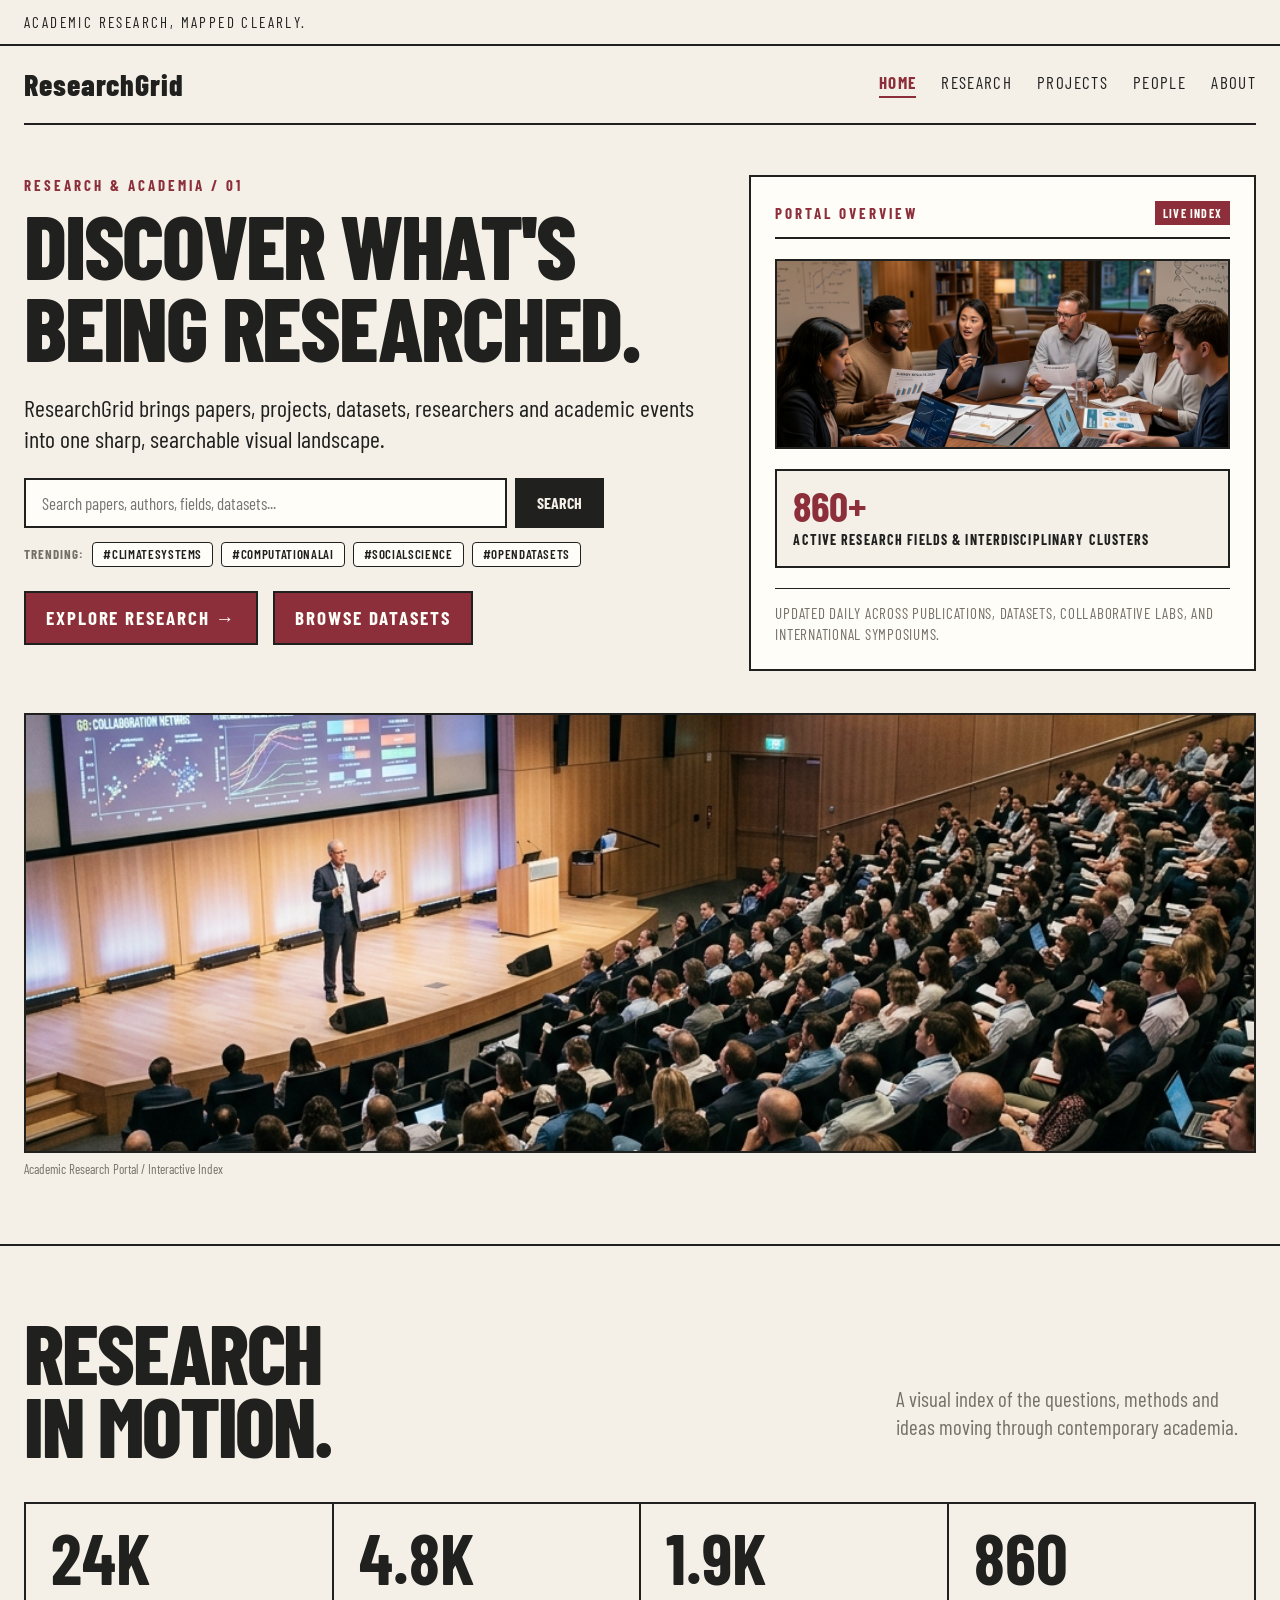
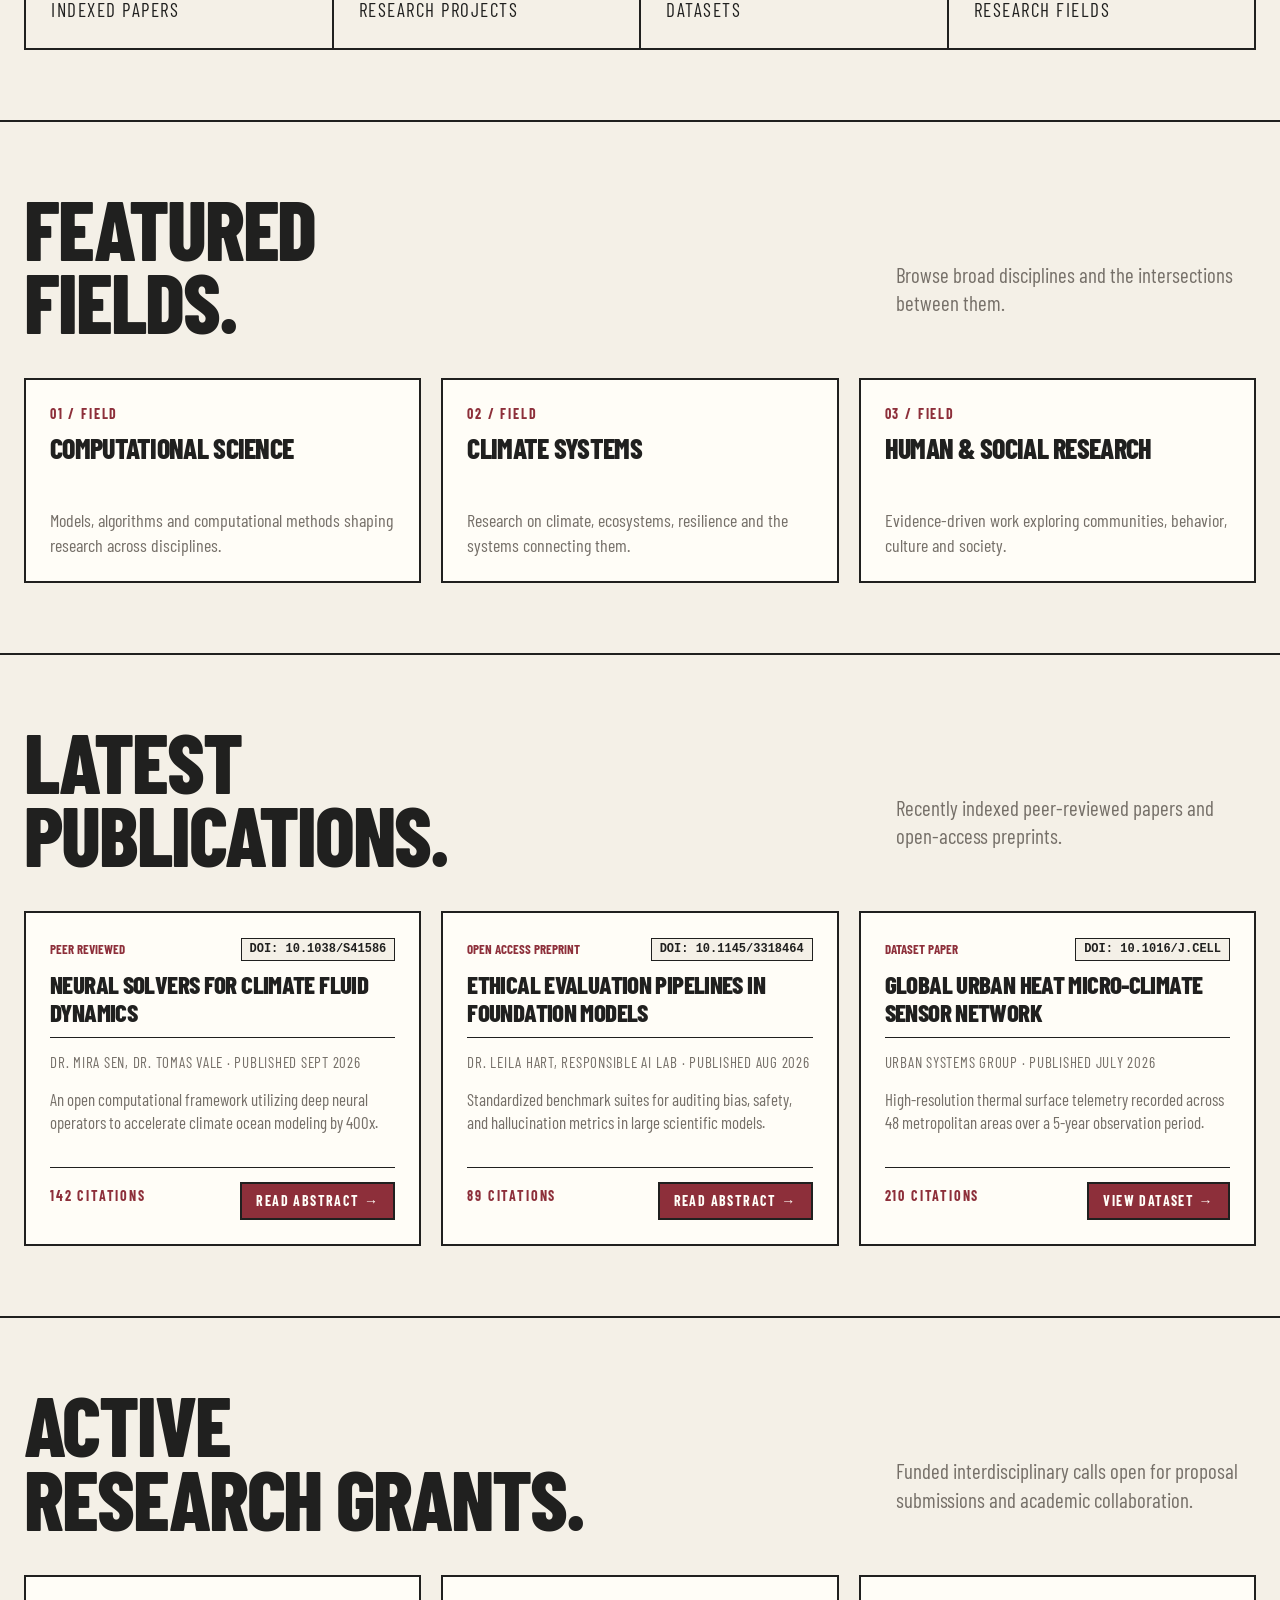
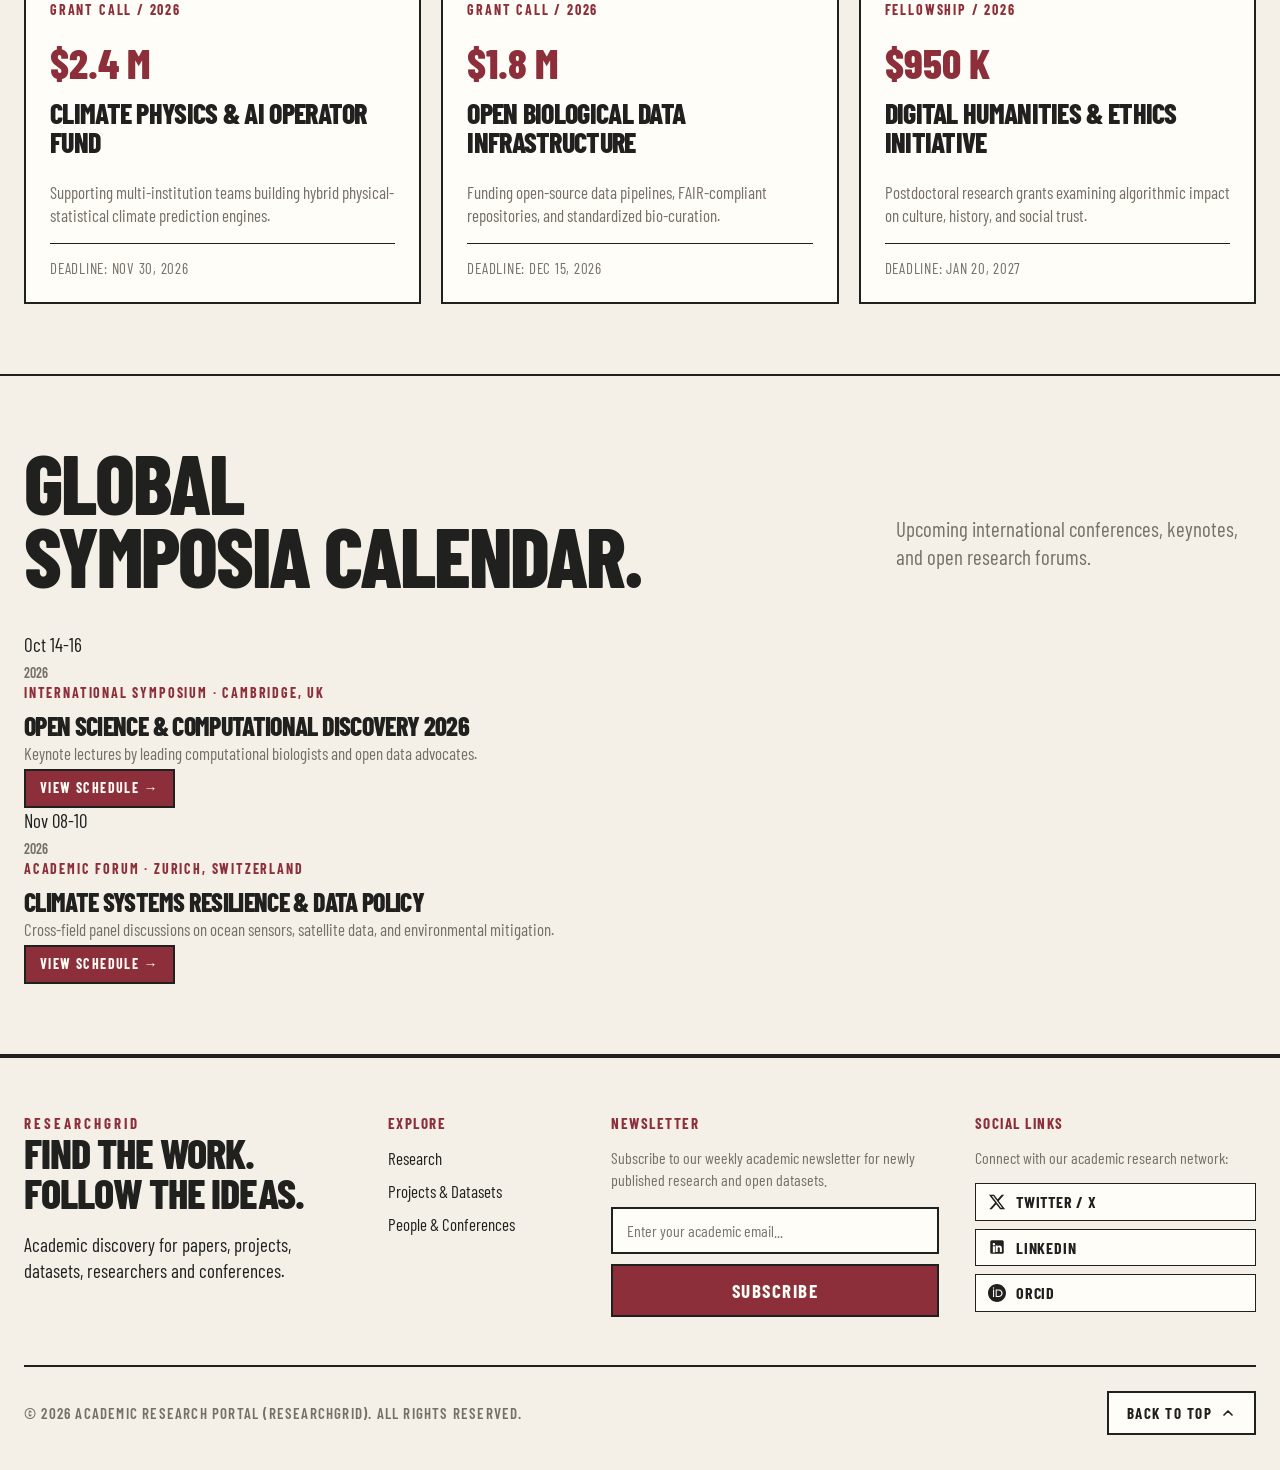
<file: index.html>
<!doctype html>
<html lang="en">

<head>
    <meta charset="utf-8">
    <meta name="viewport" content="width=device-width,initial-scale=1">
    <meta name="description" content="ResearchGrid academic research portal.">
    <title>Home — ResearchGrid</title>
    <link rel="icon" type="image/svg+xml" href="favicon.svg">
    <link rel="stylesheet" href="style.css">
</head>

<body id="top">
    <div class="topline">
        <div class="wrap">Academic research, mapped clearly.</div>
    </div>
    <header class="nav wrap"><a class="brand" href="index.html">ResearchGrid</a>
        <nav class="navlinks">
            <a href="index.html" class="active">Home</a>
            <a href="research.html" class="">Research</a>
            <a href="projects.html" class="">Projects</a>
            <a href="people.html" class="">People</a>
            <a href="about.html" class="">About</a>
        </nav><span class="menu">Menu</span>
    </header>
    <main>
        <section class="hero">
            <div class="wrap">
                <div class="hero-grid">
                    <div>
                        <div class="eyebrow">Research & Academia / 01</div>
                        <h1>Discover what's being researched.</h1>
                        <p class="hero-copy">ResearchGrid brings papers, projects, datasets, researchers and academic
                            events into one sharp, searchable visual landscape.</p>
                        
                        <div class="hero-search">
                            <input type="text" placeholder="Search papers, authors, fields, datasets...">
                            <button type="button">Search</button>
                        </div>
                        
                        <div class="hero-tags">
                            <span class="tag-label">Trending:</span>
                            <span class="hero-tag">#ClimateSystems</span>
                            <span class="hero-tag">#ComputationalAI</span>
                            <span class="hero-tag">#SocialScience</span>
                            <span class="hero-tag">#OpenDatasets</span>
                        </div>

                        <div class="hero-actions">
                            <a class="btn" href="research.html">Explore research →</a>
                            <a class="btn btn-secondary" href="projects.html">Browse Datasets</a>
                        </div>
                    </div>

                    <div class="hero-card">
                        <div class="hero-card-header">
                            <div class="eyebrow">Portal Overview</div>
                            <span class="badge-live">Live Index</span>
                        </div>
                        
                        <div class="hero-card-img">
                            <img src="images/hero_collaboration.jpg" alt="Researchers collaborating around a table">
                        </div>

                        <div class="hero-meta-box">
                            <strong>860+</strong>
                            <span>Active Research Fields & Interdisciplinary Clusters</span>
                        </div>

                        <div class="meta" style="line-height: 1.4;">
                            Updated daily across publications, datasets, collaborative labs, and international symposiums.
                        </div>
                    </div>
                </div>

                <div class="hero-image">
                    <img src="images/conference_hero.jpg" alt="Academic conference presentation">
                </div>
                <div class="credit">Academic Research Portal / Interactive Index</div>
            </div>
        </section>
        <section class="section">
            <div class="wrap">
                <div class="section-head">
                    <h2>Research<br>in motion.</h2>
                    <p class="section-note">A visual index of the questions, methods and ideas moving through
                        contemporary academia.</p>
                </div>
                <div class="number-grid">
                    <div class="stat"><strong>24K</strong><span>Indexed papers</span></div>
                    <div class="stat"><strong>4.8K</strong><span>Research projects</span></div>
                    <div class="stat"><strong>1.9K</strong><span>Datasets</span></div>
                    <div class="stat"><strong>860</strong><span>Research fields</span></div>
                </div>
            </div>
        </section>
        <section class="section">
            <div class="wrap">
                <div class="section-head">
                    <h2>Featured<br>fields.</h2>
                    <p class="section-note">Browse broad disciplines and the intersections between them.</p>
                </div>
                <div class="grid">
                    <article class="card">
                        <div class="card-body">
                            <div class="tag">01 / Field</div>
                            <h3>Computational Science</h3>
                            <p>Models, algorithms and computational methods shaping research across disciplines.</p>
                        </div>
                    </article>
                    <article class="card">
                        <div class="card-body">
                            <div class="tag">02 / Field</div>
                            <h3>Climate Systems</h3>
                            <p>Research on climate, ecosystems, resilience and the systems connecting them.</p>
                        </div>
                    </article>
                    <article class="card">
                        <div class="card-body">
                            <div class="tag">03 / Field</div>
                            <h3>Human & Social Research</h3>
                            <p>Evidence-driven work exploring communities, behavior, culture and society.</p>
                        </div>
                    </article>
                </div>
            </div>
        </section>

        <!-- Section 4: Latest Peer-Reviewed Papers & Preprints -->
        <section class="section">
            <div class="wrap">
                <div class="section-head">
                    <h2>Latest<br>publications.</h2>
                    <p class="section-note">Recently indexed peer-reviewed papers and open-access preprints.</p>
                </div>
                <div class="grid">
                    <article class="paper-card">
                        <div>
                            <div class="paper-meta">
                                <span>Peer Reviewed</span>
                                <span class="doi-badge">DOI: 10.1038/s41586</span>
                            </div>
                            <h3 class="paper-title">Neural Solvers for Climate Fluid Dynamics</h3>
                            <p class="meta">Dr. Mira Sen, Dr. Tomas Vale · Published Sept 2026</p>
                            <p style="margin-top: 10px; font-size: 17px; color: var(--muted);">An open computational framework utilizing deep neural operators to accelerate climate ocean modeling by 400x.</p>
                        </div>
                        <div style="display: flex; justify-content: space-between; align-items: center; border-top: 1.5px solid var(--line); padding-top: 14px;">
                            <span class="tag">142 Citations</span>
                            <a href="research.html" class="btn btn-sm">Read Abstract →</a>
                        </div>
                    </article>

                    <article class="paper-card">
                        <div>
                            <div class="paper-meta">
                                <span>Open Access Preprint</span>
                                <span class="doi-badge">DOI: 10.1145/3318464</span>
                            </div>
                            <h3 class="paper-title">Ethical Evaluation Pipelines in Foundation Models</h3>
                            <p class="meta">Dr. Leila Hart, Responsible AI Lab · Published Aug 2026</p>
                            <p style="margin-top: 10px; font-size: 17px; color: var(--muted);">Standardized benchmark suites for auditing bias, safety, and hallucination metrics in large scientific models.</p>
                        </div>
                        <div style="display: flex; justify-content: space-between; align-items: center; border-top: 1.5px solid var(--line); padding-top: 14px;">
                            <span class="tag">89 Citations</span>
                            <a href="research.html" class="btn btn-sm">Read Abstract →</a>
                        </div>
                    </article>

                    <article class="paper-card">
                        <div>
                            <div class="paper-meta">
                                <span>Dataset Paper</span>
                                <span class="doi-badge">DOI: 10.1016/j.cell</span>
                            </div>
                            <h3 class="paper-title">Global Urban Heat Micro-Climate Sensor Network</h3>
                            <p class="meta">Urban Systems Group · Published July 2026</p>
                            <p style="margin-top: 10px; font-size: 17px; color: var(--muted);">High-resolution thermal surface telemetry recorded across 48 metropolitan areas over a 5-year observation period.</p>
                        </div>
                        <div style="display: flex; justify-content: space-between; align-items: center; border-top: 1.5px solid var(--line); padding-top: 14px;">
                            <span class="tag">210 Citations</span>
                            <a href="projects.html" class="btn btn-sm">View Dataset →</a>
                        </div>
                    </article>
                </div>
            </div>
        </section>

        <!-- Section 5: Active Research Grants & Open Calls -->
        <section class="section">
            <div class="wrap">
                <div class="section-head">
                    <h2>Active<br>research grants.</h2>
                    <p class="section-note">Funded interdisciplinary calls open for proposal submissions and academic collaboration.</p>
                </div>
                <div class="grant-grid">
                    <div class="grant-card">
                        <div class="tag">Grant Call / 2026</div>
                        <div class="grant-amount">$2.4 M</div>
                        <h3>Climate Physics & AI Operator Fund</h3>
                        <p style="font-size: 17px; color: var(--muted); margin-top: 8px;">Supporting multi-institution teams building hybrid physical-statistical climate prediction engines.</p>
                        <div class="meta" style="margin-top: 16px;">Deadline: Nov 30, 2026</div>
                    </div>

                    <div class="grant-card">
                        <div class="tag">Grant Call / 2026</div>
                        <div class="grant-amount">$1.8 M</div>
                        <h3>Open Biological Data Infrastructure</h3>
                        <p style="font-size: 17px; color: var(--muted); margin-top: 8px;">Funding open-source data pipelines, FAIR-compliant repositories, and standardized bio-curation.</p>
                        <div class="meta" style="margin-top: 16px;">Deadline: Dec 15, 2026</div>
                    </div>

                    <div class="grant-card">
                        <div class="tag">Fellowship / 2026</div>
                        <div class="grant-amount">$950 K</div>
                        <h3>Digital Humanities & Ethics Initiative</h3>
                        <p style="font-size: 17px; color: var(--muted); margin-top: 8px;">Postdoctoral research grants examining algorithmic impact on culture, history, and social trust.</p>
                        <div class="meta" style="margin-top: 16px;">Deadline: Jan 20, 2027</div>
                    </div>
                </div>
            </div>
        </section>

        <!-- Section 6: Academic Events & Global Symposia Calendar -->
        <section class="section">
            <div class="wrap">
                <div class="section-head">
                    <h2>Global<br>symposia calendar.</h2>
                    <p class="section-note">Upcoming international conferences, keynotes, and open research forums.</p>
                </div>
                <div class="event-list">
                    <div class="event-item">
                        <div class="event-date">Oct 14-16<br><span style="font-size: 14px; color: var(--muted); font-weight: 600;">2026</span></div>
                        <div>
                            <div class="tag">International Symposium · Cambridge, UK</div>
                            <h3 style="font-size: 26px; margin: 4px 0;">Open Science & Computational Discovery 2026</h3>
                            <p style="margin: 4px 0; font-size: 17px; color: var(--muted);">Keynote lectures by leading computational biologists and open data advocates.</p>
                        </div>
                        <a href="people.html" class="btn btn-sm">View Schedule →</a>
                    </div>

                    <div class="event-item">
                        <div class="event-date">Nov 08-10<br><span style="font-size: 14px; color: var(--muted); font-weight: 600;">2026</span></div>
                        <div>
                            <div class="tag">Academic Forum · Zurich, Switzerland</div>
                            <h3 style="font-size: 26px; margin: 4px 0;">Climate Systems Resilience & Data Policy</h3>
                            <p style="margin: 4px 0; font-size: 17px; color: var(--muted);">Cross-field panel discussions on ocean sensors, satellite data, and environmental mitigation.</p>
                        </div>
                        <a href="people.html" class="btn btn-sm">View Schedule →</a>
                    </div>
                </div>
            </div>
        </section>
    </main>
    <footer class="footer">
        <div class="wrap footer-grid">
            <div>
                <div class="eyebrow">ResearchGrid</div>
                <h3>Find the work.<br>Follow the ideas.</h3>
                <p>Academic discovery for papers, projects, datasets, researchers and conferences.</p>
            </div>
            <div>
                <div class="small">Explore</div>
                <div class="footer-links">
                    <a href="research.html">Research</a>
                    <a href="projects.html">Projects & Datasets</a>
                    <a href="people.html">People & Conferences</a>
                </div>
            </div>
            <div class="newsletter-box">
                <div class="small">Newsletter</div>
                <p>Subscribe to our weekly academic newsletter for newly published research and open datasets.</p>
                <form class="newsletter-form" onsubmit="event.preventDefault(); alert('Thank you for subscribing to ResearchGrid Newsletter!');">
                    <input type="email" placeholder="Enter your academic email..." required>
                    <button type="submit">Subscribe</button>
                </form>
            </div>
            <div class="social-section">
                <div class="small">Social Links</div>
                <p>Connect with our academic research network:</p>
                <div class="social-links">
                    <a href="https://twitter.com" target="_blank" rel="noopener" class="social-item">
                        <svg viewBox="0 0 24 24"><path d="M18.244 2.25h3.308l-7.227 8.26 8.502 11.24H16.17l-5.214-6.817L4.99 21.75H1.68l7.73-8.835L1.254 2.25H8.08l4.713 6.231zm-1.161 17.52h1.833L7.084 4.126H5.117z"/></svg>
                        Twitter / X
                    </a>
                    <a href="https://linkedin.com" target="_blank" rel="noopener" class="social-item">
                        <svg viewBox="0 0 24 24"><path d="M19 3a2 2 0 0 1 2 2v14a2 2 0 0 1-2 2H5a2 2 0 0 1-2-2V5a2 2 0 0 1 2-2h14m-.5 15.5v-5.3a3.26 3.26 0 0 0-3.26-3.26c-.85 0-1.84.52-2.28 1.3v-1.11h-2.79v8.37h2.79v-4.93c0-.77.62-1.4 1.39-1.4a1.4 1.4 0 0 1 1.4 1.4v4.93h2.75M6.46 10.9v8.37H9.25V10.9H6.46M7.86 6.78a1.63 1.63 0 1 0 0 3.26 1.63 1.63 0 0 0 0-3.26Z"/></svg>
                        LinkedIn
                    </a>
                    <a href="https://orcid.org" target="_blank" rel="noopener" class="social-item">
                        <svg viewBox="0 0 24 24"><path d="M12 0C5.372 0 0 5.372 0 12s5.372 12 12 12 12-5.372 12-12S18.628 0 12 0zM7.369 4.378c.525 0 .947.431.947.947s-.422.947-.947.947a.95.95 0 0 1-.947-.947c0-.516.422-.947.947-.947zm-.722 3.038h1.444v10.041H6.647V7.416zm3.562 0h3.9c3.712 0 5.344 2.653 5.344 5.025 0 2.578-2.016 5.016-5.325 5.016h-3.919V7.416zm1.444 1.303v7.444h2.297c2.459 0 3.85-1.5 3.85-3.712 0-2.016-1.284-3.732-3.831-3.732h-2.316z"/></svg>
                        ORCID
                    </a>
                </div>
            </div>
        </div>

        <div class="footer-bottom wrap">
            <div class="copyright">
                © 2026 Academic Research Portal (ResearchGrid). All rights reserved.
            </div>
            <a href="#top" class="back-to-top" title="Scroll to top of page">
                Back to Top
                <svg width="16" height="16" viewBox="0 0 24 24" fill="none" stroke="currentColor" stroke-width="2.5" stroke-linecap="round" stroke-linejoin="round"><path d="m18 15-6-6-6 6"/></svg>
            </a>
        </div>
    </footer>
    <script src="script.js"></script>
</body>

</html>
</file>
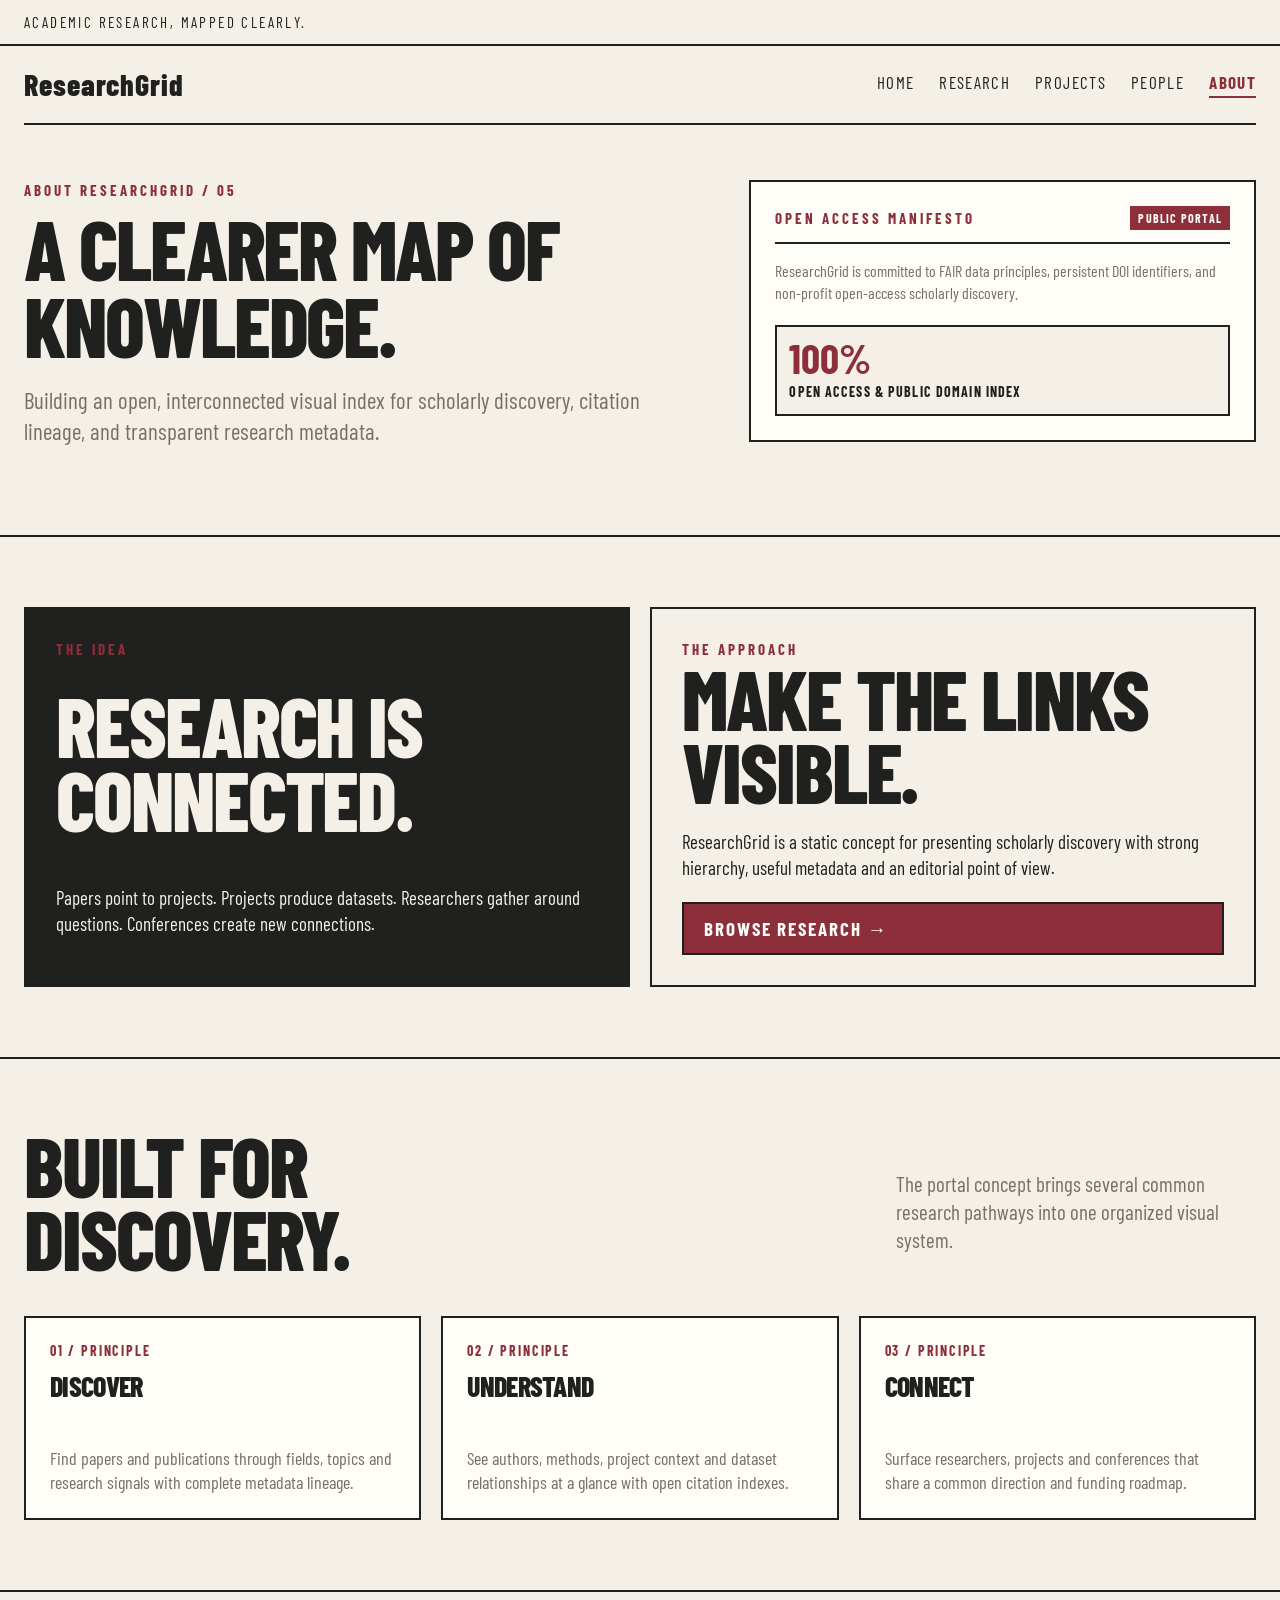
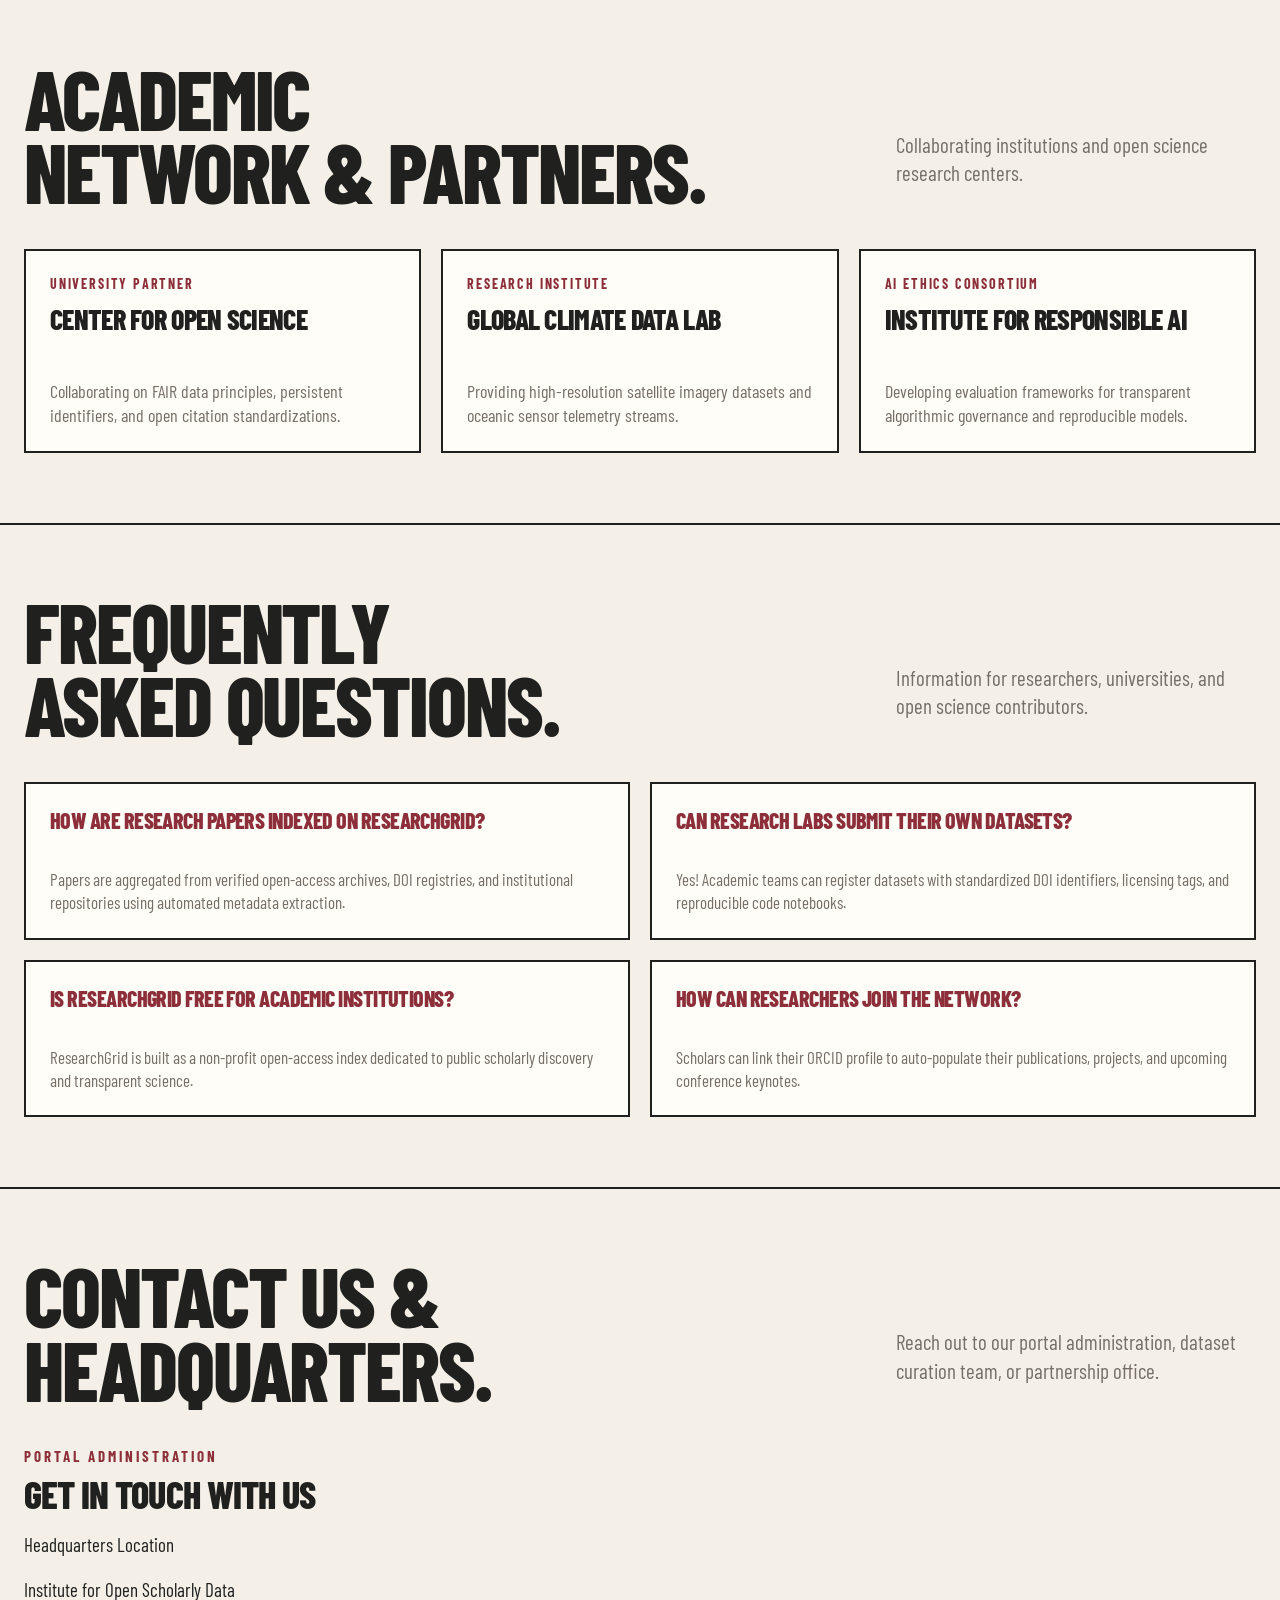
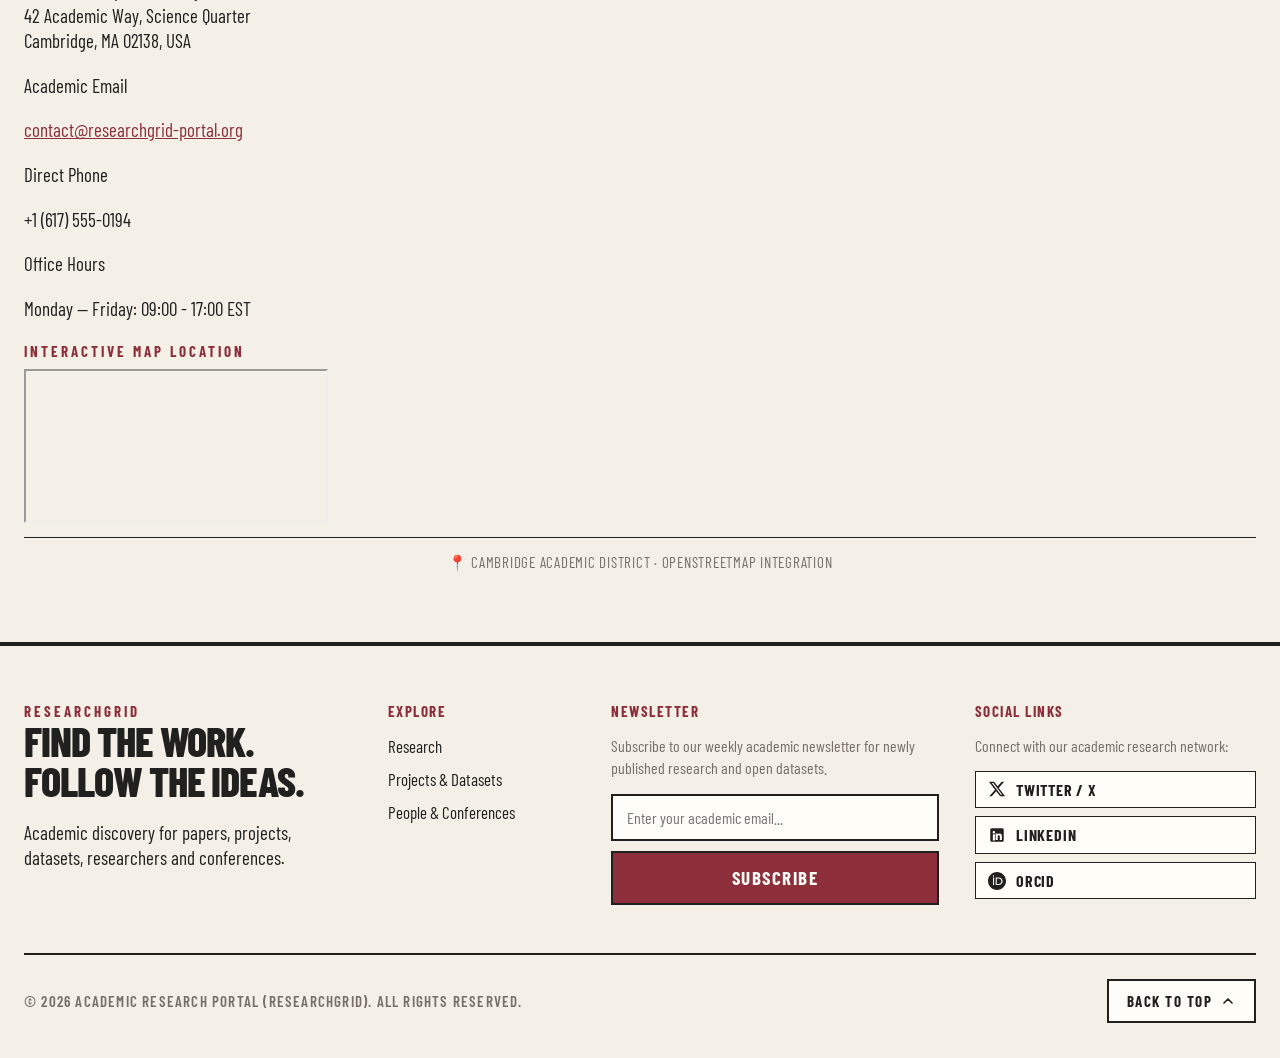
<file: about.html>
<!doctype html>
<html lang="en">

<head>
    <meta charset="utf-8">
    <meta name="viewport" content="width=device-width,initial-scale=1">
    <meta name="description" content="ResearchGrid academic research portal.">
    <title>About — ResearchGrid</title>
    <link rel="icon" type="image/svg+xml" href="favicon.svg">
    <link rel="stylesheet" href="style.css">
</head>

<body id="top">
    <div class="topline">
        <div class="wrap">Academic research, mapped clearly.</div>
    </div>
    <header class="nav wrap"><a class="brand" href="index.html">ResearchGrid</a>
        <nav class="navlinks">
            <a href="index.html" class="">Home</a>
            <a href="research.html" class="">Research</a>
            <a href="projects.html" class="">Projects</a>
            <a href="people.html" class="">People</a>
            <a href="about.html" class="active">About</a>
        </nav><span class="menu">Menu</span>
    </header>
    <main>
        <section class="page-hero">
            <div class="wrap">
                <div class="page-hero-grid">
                    <div class="page-hero-text">
                        <div class="eyebrow">About ResearchGrid / 05</div>
                        <h1>A clearer map of knowledge.</h1>
                        <p class="page-hero-copy">Building an open, interconnected visual index for scholarly discovery, citation lineage, and transparent research metadata.</p>
                    </div>

                    <div class="page-hero-widget">
                        <div class="page-hero-widget-head">
                            <div class="eyebrow">Open Access Manifesto</div>
                            <span class="badge-live">Public Portal</span>
                        </div>
                        
                        <p style="font-size: 16px; margin: 0; color: var(--muted); line-height: 1.4;">
                            ResearchGrid is committed to FAIR data principles, persistent DOI identifiers, and non-profit open-access scholarly discovery.
                        </p>

                        <div class="hero-meta-box" style="padding: 12px; margin-top: 4px;">
                            <strong>100%</strong>
                            <span>Open Access & Public Domain Index</span>
                        </div>
                    </div>
                </div>
            </div>
        </section>
        <section class="section">
            <div class="wrap split">
                <div class="feature dark">
                    <div class="eyebrow">The idea</div>
                    <h2>Research is connected.</h2>
                    <p>Papers point to projects. Projects produce datasets. Researchers gather around questions.
                        Conferences create new connections.</p>
                </div>
                <div class="feature">
                    <div class="eyebrow">The approach</div>
                    <h2>Make the links visible.</h2>
                    <p>ResearchGrid is a static concept for presenting scholarly discovery with strong hierarchy, useful
                        metadata and an editorial point of view.</p><a class="btn" href="research.html">Browse research
                        →</a>
                </div>
            </div>
        </section>

        <!-- Unique Section 1: Built for Discovery & Open Science Principles -->
        <section class="section">
            <div class="wrap">
                <div class="section-head">
                    <h2>Built for<br>discovery.</h2>
                    <p class="section-note">The portal concept brings several common research pathways into one
                        organized visual system.</p>
                </div>
                <div class="grid">
                    <article class="card">
                        <div class="card-body">
                            <div class="tag">01 / Principle</div>
                            <h3>Discover</h3>
                            <p>Find papers and publications through fields, topics and research signals with complete metadata lineage.</p>
                        </div>
                    </article>
                    <article class="card">
                        <div class="card-body">
                            <div class="tag">02 / Principle</div>
                            <h3>Understand</h3>
                            <p>See authors, methods, project context and dataset relationships at a glance with open citation indexes.</p>
                        </div>
                    </article>
                    <article class="card">
                        <div class="card-body">
                            <div class="tag">03 / Principle</div>
                            <h3>Connect</h3>
                            <p>Surface researchers, projects and conferences that share a common direction and funding roadmap.</p>
                        </div>
                    </article>
                </div>
            </div>
        </section>

        <!-- Unique Section 2: Institutional Partners & Advisory Board -->
        <section class="section">
            <div class="wrap">
                <div class="section-head">
                    <h2>Academic<br>network & partners.</h2>
                    <p class="section-note">Collaborating institutions and open science research centers.</p>
                </div>
                <div class="grid">
                    <div class="card">
                        <div class="card-body">
                            <div class="tag">University Partner</div>
                            <h3>Center for Open Science</h3>
                            <p>Collaborating on FAIR data principles, persistent identifiers, and open citation standardizations.</p>
                        </div>
                    </div>
                    <div class="card">
                        <div class="card-body">
                            <div class="tag">Research Institute</div>
                            <h3>Global Climate Data Lab</h3>
                            <p>Providing high-resolution satellite imagery datasets and oceanic sensor telemetry streams.</p>
                        </div>
                    </div>
                    <div class="card">
                        <div class="card-body">
                            <div class="tag">AI Ethics Consortium</div>
                            <h3>Institute for Responsible AI</h3>
                            <p>Developing evaluation frameworks for transparent algorithmic governance and reproducible models.</p>
                        </div>
                    </div>
                </div>
            </div>
        </section>

        <!-- Unique Section 3: Frequently Asked Questions -->
        <section class="section">
            <div class="wrap">
                <div class="section-head">
                    <h2>Frequently<br>asked questions.</h2>
                    <p class="section-note">Information for researchers, universities, and open science contributors.</p>
                </div>
                <div class="faq-grid">
                    <div class="faq-card">
                        <h4>How are research papers indexed on ResearchGrid?</h4>
                        <p style="margin: 0; color: var(--muted); font-size: 17px;">Papers are aggregated from verified open-access archives, DOI registries, and institutional repositories using automated metadata extraction.</p>
                    </div>
                    <div class="faq-card">
                        <h4>Can research labs submit their own datasets?</h4>
                        <p style="margin: 0; color: var(--muted); font-size: 17px;">Yes! Academic teams can register datasets with standardized DOI identifiers, licensing tags, and reproducible code notebooks.</p>
                    </div>
                    <div class="faq-card">
                        <h4>Is ResearchGrid free for academic institutions?</h4>
                        <p style="margin: 0; color: var(--muted); font-size: 17px;">ResearchGrid is built as a non-profit open-access index dedicated to public scholarly discovery and transparent science.</p>
                    </div>
                    <div class="faq-card">
                        <h4>How can researchers join the network?</h4>
                        <p style="margin: 0; color: var(--muted); font-size: 17px;">Scholars can link their ORCID profile to auto-populate their publications, projects, and upcoming conference keynotes.</p>
                    </div>
                </div>
            </div>
        </section>

        <!-- Unique Section 4: Contact Details & Map Integration -->
        <section class="section">
            <div class="wrap">
                <div class="section-head">
                    <h2>Contact us &<br>headquarters.</h2>
                    <p class="section-note">Reach out to our portal administration, dataset curation team, or partnership office.</p>
                </div>
                
                <div class="contact-grid">
                    <div class="contact-card">
                        <div class="eyebrow">Portal Administration</div>
                        <h3 style="margin: 10px 0 20px;">Get in touch with us</h3>
                        
                        <div class="contact-item">
                            <label>Headquarters Location</label>
                            <p>Institute for Open Scholarly Data<br>42 Academic Way, Science Quarter<br>Cambridge, MA 02138, USA</p>
                        </div>

                        <div class="contact-item">
                            <label>Academic Email</label>
                            <p><a href="mailto:contact@researchgrid-portal.org" style="color: var(--accent); text-decoration: underline;">contact@researchgrid-portal.org</a></p>
                        </div>

                        <div class="contact-item">
                            <label>Direct Phone</label>
                            <p>+1 (617) 555-0194</p>
                        </div>

                        <div class="contact-item">
                            <label>Office Hours</label>
                            <p>Monday — Friday: 09:00 - 17:00 EST</p>
                        </div>
                    </div>

                    <div class="map-wrapper">
                        <div class="eyebrow" style="margin-bottom: 8px;">Interactive Map Location</div>
                        <iframe 
                            class="map-frame" 
                            src="https://www.openstreetmap.org/export/embed.html?bbox=-71.125%2C42.370%2C-71.110%2C42.380&amp;layer=mapnik&amp;marker=42.375%2C-71.117" 
                            title="ResearchGrid Headquarters Location Map" 
                            loading="lazy">
                        </iframe>
                        <div class="meta" style="margin-top: 8px; text-align: center;">
                            📍 Cambridge Academic District · OpenStreetMap Integration
                        </div>
                    </div>
                </div>
            </div>
        </section>
    </main>
    <footer class="footer">
        <div class="wrap footer-grid">
            <div>
                <div class="eyebrow">ResearchGrid</div>
                <h3>Find the work.<br>Follow the ideas.</h3>
                <p>Academic discovery for papers, projects, datasets, researchers and conferences.</p>
            </div>
            <div>
                <div class="small">Explore</div>
                <div class="footer-links">
                    <a href="research.html">Research</a>
                    <a href="projects.html">Projects & Datasets</a>
                    <a href="people.html">People & Conferences</a>
                </div>
            </div>
            <div class="newsletter-box">
                <div class="small">Newsletter</div>
                <p>Subscribe to our weekly academic newsletter for newly published research and open datasets.</p>
                <form class="newsletter-form" onsubmit="event.preventDefault(); alert('Thank you for subscribing to ResearchGrid Newsletter!');">
                    <input type="email" placeholder="Enter your academic email..." required>
                    <button type="submit">Subscribe</button>
                </form>
            </div>
            <div class="social-section">
                <div class="small">Social Links</div>
                <p>Connect with our academic research network:</p>
                <div class="social-links">
                    <a href="https://twitter.com" target="_blank" rel="noopener" class="social-item">
                        <svg viewBox="0 0 24 24"><path d="M18.244 2.25h3.308l-7.227 8.26 8.502 11.24H16.17l-5.214-6.817L4.99 21.75H1.68l7.73-8.835L1.254 2.25H8.08l4.713 6.231zm-1.161 17.52h1.833L7.084 4.126H5.117z"/></svg>
                        Twitter / X
                    </a>
                    <a href="https://linkedin.com" target="_blank" rel="noopener" class="social-item">
                        <svg viewBox="0 0 24 24"><path d="M19 3a2 2 0 0 1 2 2v14a2 2 0 0 1-2 2H5a2 2 0 0 1-2-2V5a2 2 0 0 1 2-2h14m-.5 15.5v-5.3a3.26 3.26 0 0 0-3.26-3.26c-.85 0-1.84.52-2.28 1.3v-1.11h-2.79v8.37h2.79v-4.93c0-.77.62-1.4 1.39-1.4a1.4 1.4 0 0 1 1.4 1.4v4.93h2.75M6.46 10.9v8.37H9.25V10.9H6.46M7.86 6.78a1.63 1.63 0 1 0 0 3.26 1.63 1.63 0 0 0 0-3.26Z"/></svg>
                        LinkedIn
                    </a>
                    <a href="https://orcid.org" target="_blank" rel="noopener" class="social-item">
                        <svg viewBox="0 0 24 24"><path d="M12 0C5.372 0 0 5.372 0 12s5.372 12 12 12 12-5.372 12-12S18.628 0 12 0zM7.369 4.378c.525 0 .947.431.947.947s-.422.947-.947.947a.95.95 0 0 1-.947-.947c0-.516.422-.947.947-.947zm-.722 3.038h1.444v10.041H6.647V7.416zm3.562 0h3.9c3.712 0 5.344 2.653 5.344 5.025 0 2.578-2.016 5.016-5.325 5.016h-3.919V7.416zm1.444 1.303v7.444h2.297c2.459 0 3.85-1.5 3.85-3.712 0-2.016-1.284-3.732-3.831-3.732h-2.316z"/></svg>
                        ORCID
                    </a>
                </div>
            </div>
        </div>

        <div class="footer-bottom wrap">
            <div class="copyright">
                © 2026 Academic Research Portal (ResearchGrid). All rights reserved.
            </div>
            <a href="#top" class="back-to-top" title="Scroll to top of page">
                Back to Top
                <svg width="16" height="16" viewBox="0 0 24 24" fill="none" stroke="currentColor" stroke-width="2.5" stroke-linecap="round" stroke-linejoin="round"><path d="m18 15-6-6-6 6"/></svg>
            </a>
        </div>
    </footer>
    <script src="script.js"></script>
</body>

</html>
</file>
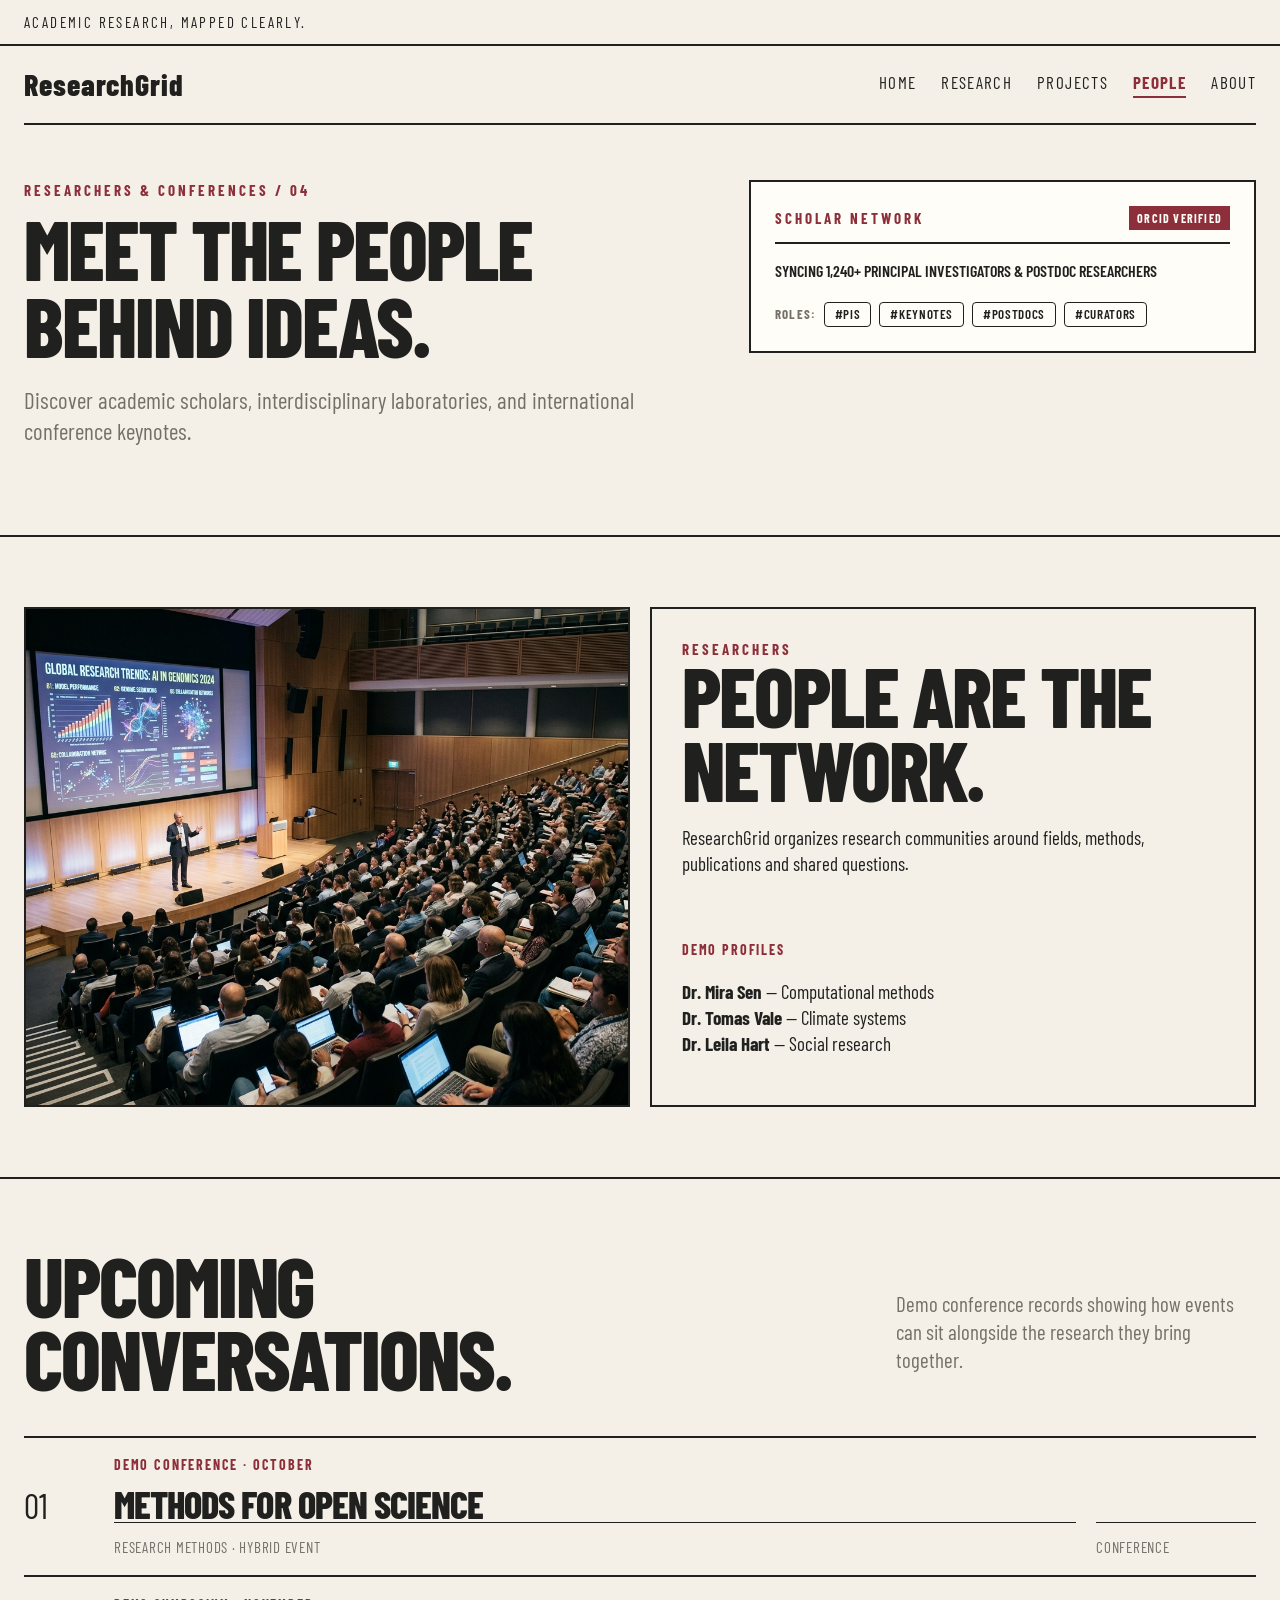
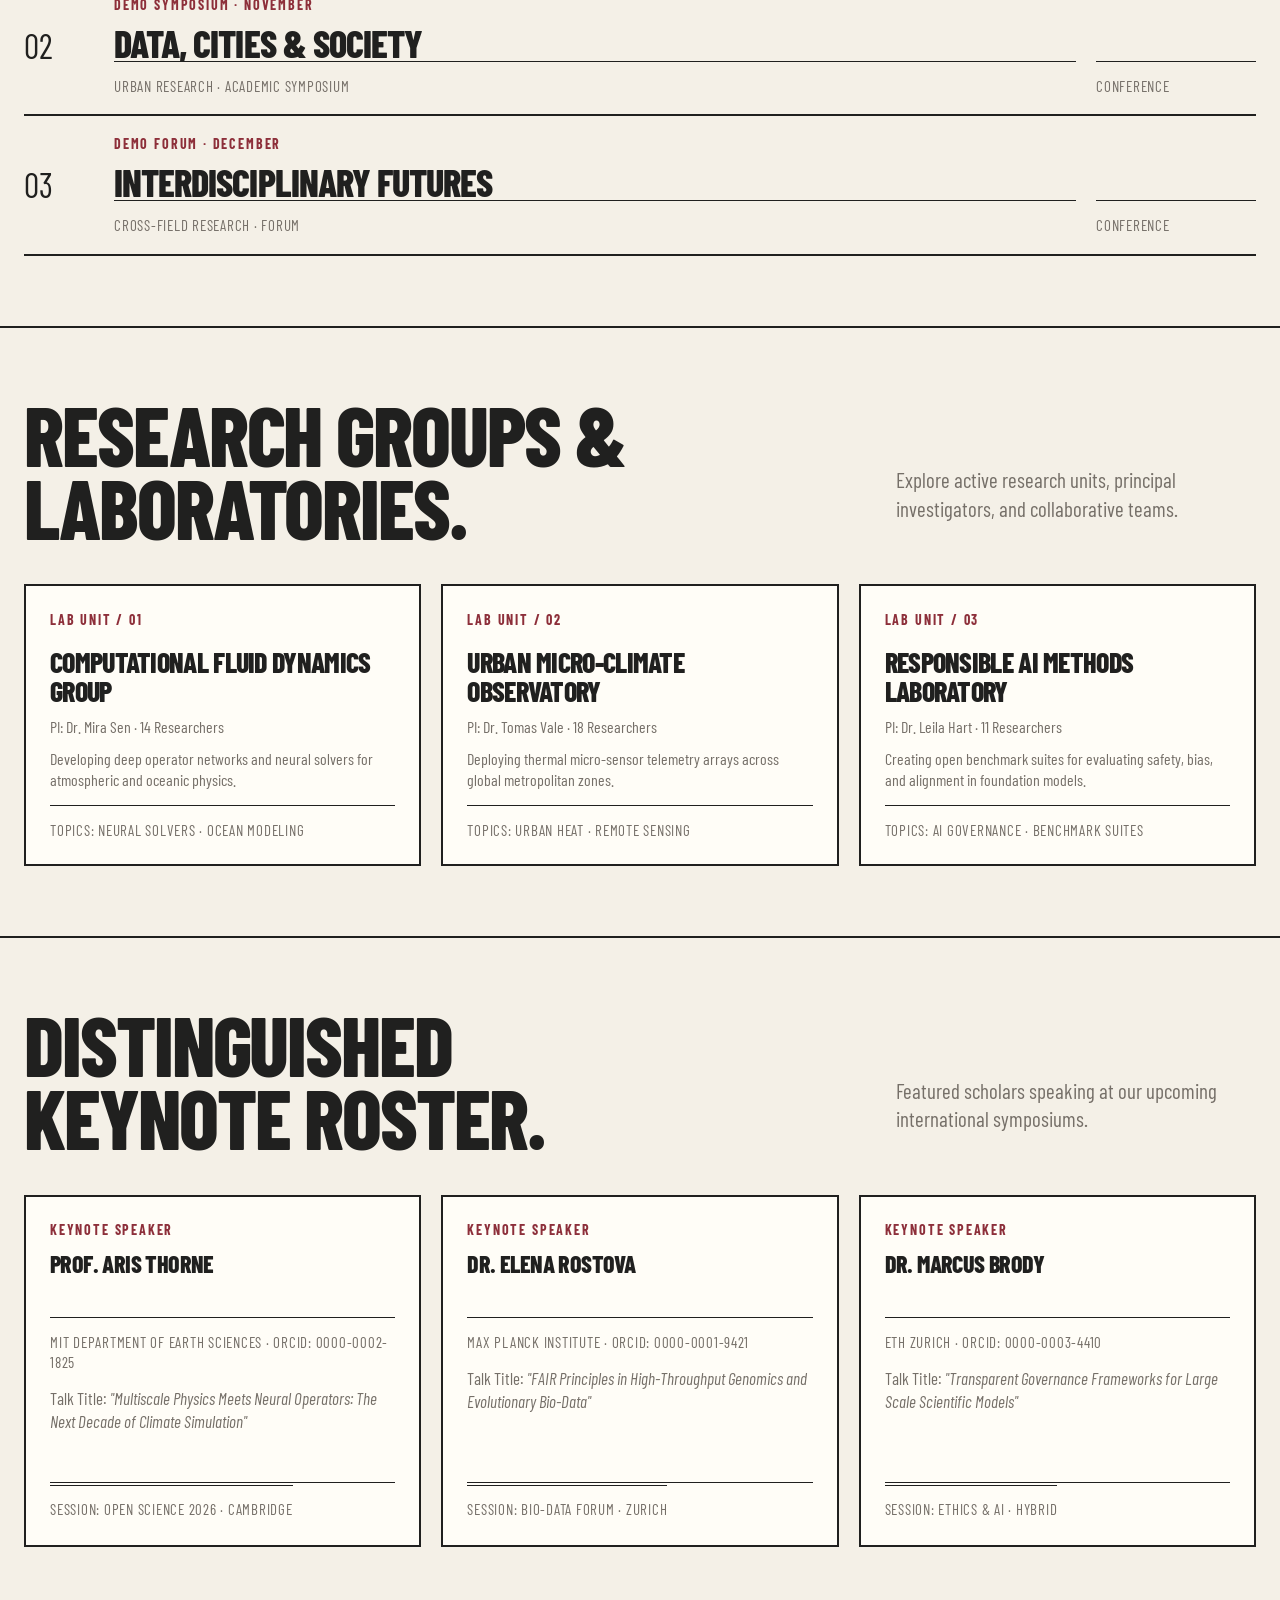
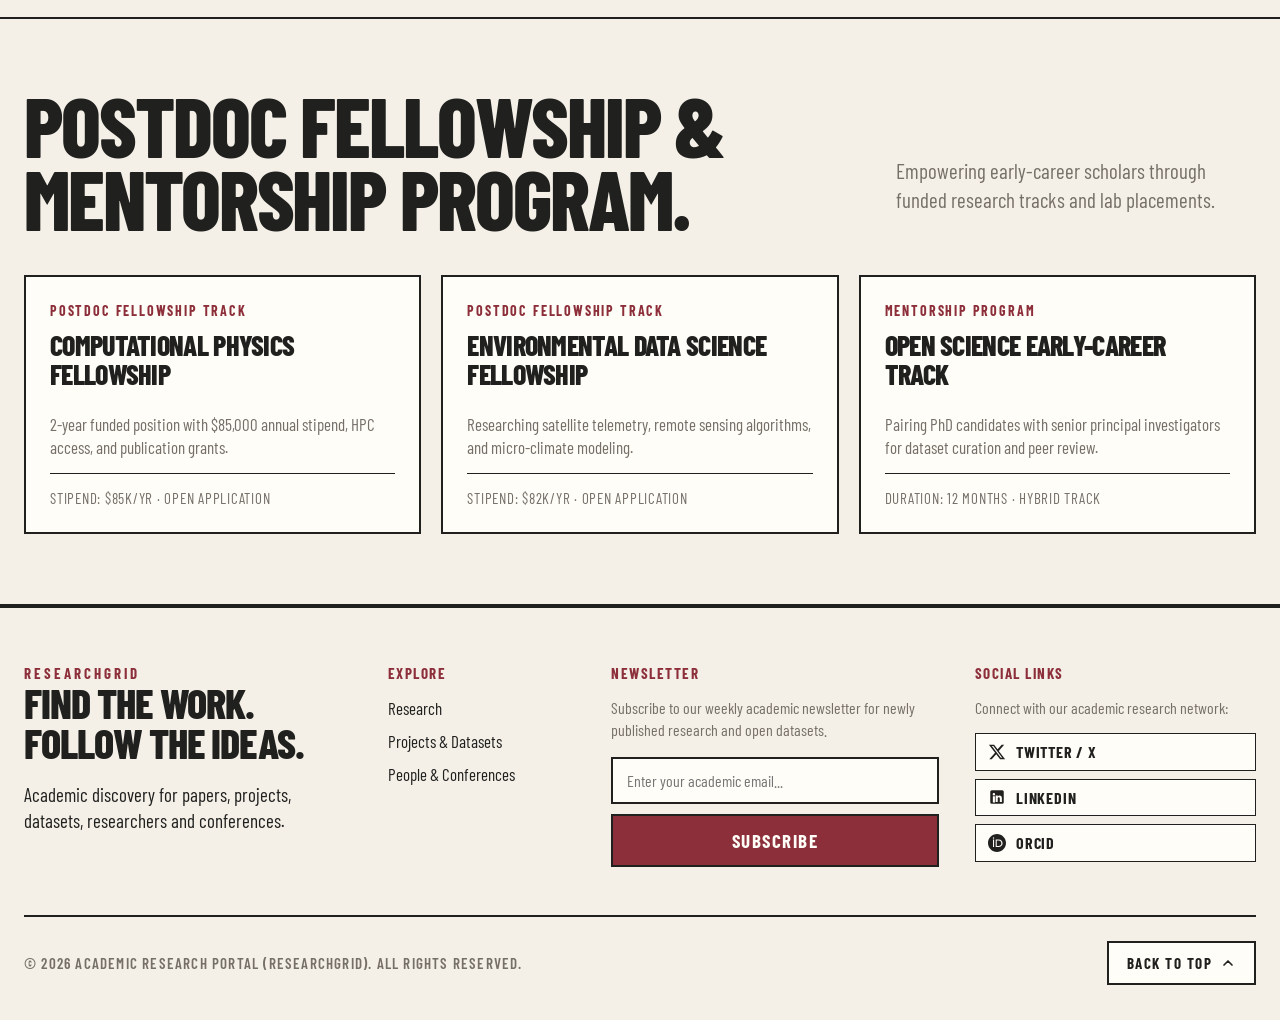
<file: people.html>
<!doctype html>
<html lang="en">

<head>
    <meta charset="utf-8">
    <meta name="viewport" content="width=device-width,initial-scale=1">
    <meta name="description" content="ResearchGrid academic research portal.">
    <title>Researchers & Conferences — ResearchGrid</title>
    <link rel="icon" type="image/svg+xml" href="favicon.svg">
    <link rel="stylesheet" href="style.css">
</head>

<body id="top">
    <div class="topline">
        <div class="wrap">Academic research, mapped clearly.</div>
    </div>
    <header class="nav wrap"><a class="brand" href="index.html">ResearchGrid</a>
        <nav class="navlinks">
            <a href="index.html" class="">Home</a>
            <a href="research.html" class="">Research</a>
            <a href="projects.html" class="">Projects</a>
            <a href="people.html" class="active">People</a>
            <a href="about.html" class="">About</a>
        </nav><span class="menu">Menu</span>
    </header>
    <main>
        <section class="page-hero">
            <div class="wrap">
                <div class="page-hero-grid">
                    <div class="page-hero-text">
                        <div class="eyebrow">Researchers & Conferences / 04</div>
                        <h1>Meet the people behind ideas.</h1>
                        <p class="page-hero-copy">Discover academic scholars, interdisciplinary laboratories, and international conference keynotes.</p>
                    </div>

                    <div class="page-hero-widget">
                        <div class="page-hero-widget-head">
                            <div class="eyebrow">Scholar Network</div>
                            <span class="badge-live">ORCID Verified</span>
                        </div>
                        
                        <div style="font-size: 16px; font-weight: 600; text-transform: uppercase;">
                            Syncing 1,240+ Principal Investigators & Postdoc Researchers
                        </div>

                        <div class="hero-tags" style="margin-top: 4px;">
                            <span class="tag-label">Roles:</span>
                            <span class="hero-tag">#PIs</span>
                            <span class="hero-tag">#Keynotes</span>
                            <span class="hero-tag">#Postdocs</span>
                            <span class="hero-tag">#Curators</span>
                        </div>
                    </div>
                </div>
            </div>
        </section>
        <section class="section">
            <div class="wrap split">
                <div class="image-tall"><img
                        src="images/conference_hero.jpg"
                        alt="Academic presentation and collaboration"></div>
                <div class="feature">
                    <div>
                        <div class="eyebrow">Researchers</div>
                        <h2>People are the network.</h2>
                        <p>ResearchGrid organizes research communities around fields, methods, publications and shared
                            questions.</p>
                    </div>
                    <div>
                        <div class="tag">Demo profiles</div>
                        <p><strong>Dr. Mira Sen</strong> — Computational methods<br><strong>Dr. Tomas Vale</strong> —
                            Climate systems<br><strong>Dr. Leila Hart</strong> — Social research</p>
                    </div>
                </div>
            </div>
        </section>
        <section class="section">
            <div class="wrap">
                <div class="section-head">
                    <h2>Upcoming<br>conversations.</h2>
                    <p class="section-note">Demo conference records showing how events can sit alongside the research
                        they bring together.</p>
                </div>
                <div class="list">
                    <div class="list-row">
                        <div class="idx">01</div>
                        <div>
                            <div class="tag">Demo Conference · October</div>
                            <h3>Methods for Open Science</h3>
                            <div class="meta">Research methods · Hybrid event</div>
                        </div>
                        <div class="meta">Conference</div>
                    </div>
                    <div class="list-row">
                        <div class="idx">02</div>
                        <div>
                            <div class="tag">Demo Symposium · November</div>
                            <h3>Data, Cities & Society</h3>
                            <div class="meta">Urban research · Academic symposium</div>
                        </div>
                        <div class="meta">Conference</div>
                    </div>
                    <div class="list-row">
                        <div class="idx">03</div>
                        <div>
                            <div class="tag">Demo Forum · December</div>
                            <h3>Interdisciplinary Futures</h3>
                            <div class="meta">Cross-field research · Forum</div>
                        </div>
                        <div class="meta">Conference</div>
                    </div>
                </div>
            </div>
        </section>

        <!-- Unique Section 1: Interdisciplinary Research Groups Directory -->
        <section class="section">
            <div class="wrap">
                <div class="section-head">
                    <h2>Research groups &<br>laboratories.</h2>
                    <p class="section-note">Explore active research units, principal investigators, and collaborative teams.</p>
                </div>
                
                <div class="group-grid">
                    <div class="group-card">
                        <div class="tag">Lab Unit / 01</div>
                        <h3 style="margin: 8px 0;">Computational Fluid Dynamics Group</h3>
                        <p style="font-size: 16px; color: var(--muted);">PI: Dr. Mira Sen · 14 Researchers</p>
                        <p style="font-size: 16px; margin-top: 10px;">Developing deep operator networks and neural solvers for atmospheric and oceanic physics.</p>
                        <div class="meta" style="margin-top: 14px;">Topics: Neural Solvers · Ocean Modeling</div>
                    </div>

                    <div class="group-card">
                        <div class="tag">Lab Unit / 02</div>
                        <h3 style="margin: 8px 0;">Urban Micro-Climate Observatory</h3>
                        <p style="font-size: 16px; color: var(--muted);">PI: Dr. Tomas Vale · 18 Researchers</p>
                        <p style="font-size: 16px; margin-top: 10px;">Deploying thermal micro-sensor telemetry arrays across global metropolitan zones.</p>
                        <div class="meta" style="margin-top: 14px;">Topics: Urban Heat · Remote Sensing</div>
                    </div>

                    <div class="group-card">
                        <div class="tag">Lab Unit / 03</div>
                        <h3 style="margin: 8px 0;">Responsible AI Methods Laboratory</h3>
                        <p style="font-size: 16px; color: var(--muted);">PI: Dr. Leila Hart · 11 Researchers</p>
                        <p style="font-size: 16px; margin-top: 10px;">Creating open benchmark suites for evaluating safety, bias, and alignment in foundation models.</p>
                        <div class="meta" style="margin-top: 14px;">Topics: AI Governance · Benchmark Suites</div>
                    </div>
                </div>
            </div>
        </section>

        <!-- Unique Section 2: Keynote Speakers Roster for 2026 -->
        <section class="section">
            <div class="wrap">
                <div class="section-head">
                    <h2>Distinguished<br>keynote roster.</h2>
                    <p class="section-note">Featured scholars speaking at our upcoming international symposiums.</p>
                </div>
                
                <div class="grid">
                    <div class="paper-card">
                        <div>
                            <div class="tag">Keynote Speaker</div>
                            <h3 class="paper-title" style="font-size: 24px;">Prof. Aris Thorne</h3>
                            <p class="meta">MIT Department of Earth Sciences · ORCID: 0000-0002-1825</p>
                            <p style="font-size: 17px; color: var(--muted); margin-top: 10px;">Talk Title: <em>"Multiscale Physics Meets Neural Operators: The Next Decade of Climate Simulation"</em></p>
                        </div>
                        <div style="border-top: 1.5px solid var(--line); padding-top: 12px; margin-top: 16px;">
                            <span class="meta">Session: Open Science 2026 · Cambridge</span>
                        </div>
                    </div>

                    <div class="paper-card">
                        <div>
                            <div class="tag">Keynote Speaker</div>
                            <h3 class="paper-title" style="font-size: 24px;">Dr. Elena Rostova</h3>
                            <p class="meta">Max Planck Institute · ORCID: 0000-0001-9421</p>
                            <p style="font-size: 17px; color: var(--muted); margin-top: 10px;">Talk Title: <em>"FAIR Principles in High-Throughput Genomics and Evolutionary Bio-Data"</em></p>
                        </div>
                        <div style="border-top: 1.5px solid var(--line); padding-top: 12px; margin-top: 16px;">
                            <span class="meta">Session: Bio-Data Forum · Zurich</span>
                        </div>
                    </div>

                    <div class="paper-card">
                        <div>
                            <div class="tag">Keynote Speaker</div>
                            <h3 class="paper-title" style="font-size: 24px;">Dr. Marcus Brody</h3>
                            <p class="meta">ETH Zurich · ORCID: 0000-0003-4410</p>
                            <p style="font-size: 17px; color: var(--muted); margin-top: 10px;">Talk Title: <em>"Transparent Governance Frameworks for Large Scale Scientific Models"</em></p>
                        </div>
                        <div style="border-top: 1.5px solid var(--line); padding-top: 12px; margin-top: 16px;">
                            <span class="meta">Session: Ethics & AI · Hybrid</span>
                        </div>
                    </div>
                </div>
            </div>
        </section>

        <!-- Unique Section 3: Academic Mentorship & Postdoc Fellowship Network -->
        <section class="section">
            <div class="wrap">
                <div class="section-head">
                    <h2>Postdoc fellowship &<br>mentorship program.</h2>
                    <p class="section-note">Empowering early-career scholars through funded research tracks and lab placements.</p>
                </div>
                
                <div class="grant-grid">
                    <div class="grant-card">
                        <div class="tag">Postdoc Fellowship Track</div>
                        <h3>Computational Physics Fellowship</h3>
                        <p style="font-size: 17px; color: var(--muted); margin-top: 8px;">2-year funded position with $85,000 annual stipend, HPC access, and publication grants.</p>
                        <div class="meta" style="margin-top: 14px;">Stipend: $85K/yr · Open Application</div>
                    </div>

                    <div class="grant-card">
                        <div class="tag">Postdoc Fellowship Track</div>
                        <h3>Environmental Data Science Fellowship</h3>
                        <p style="font-size: 17px; color: var(--muted); margin-top: 8px;">Researching satellite telemetry, remote sensing algorithms, and micro-climate modeling.</p>
                        <div class="meta" style="margin-top: 14px;">Stipend: $82K/yr · Open Application</div>
                    </div>

                    <div class="grant-card">
                        <div class="tag">Mentorship Program</div>
                        <h3>Open Science Early-Career Track</h3>
                        <p style="font-size: 17px; color: var(--muted); margin-top: 8px;">Pairing PhD candidates with senior principal investigators for dataset curation and peer review.</p>
                        <div class="meta" style="margin-top: 14px;">Duration: 12 Months · Hybrid Track</div>
                    </div>
                </div>
            </div>
        </section>
    </main>
    <footer class="footer">
        <div class="wrap footer-grid">
            <div>
                <div class="eyebrow">ResearchGrid</div>
                <h3>Find the work.<br>Follow the ideas.</h3>
                <p>Academic discovery for papers, projects, datasets, researchers and conferences.</p>
            </div>
            <div>
                <div class="small">Explore</div>
                <div class="footer-links">
                    <a href="research.html">Research</a>
                    <a href="projects.html">Projects & Datasets</a>
                    <a href="people.html">People & Conferences</a>
                </div>
            </div>
            <div class="newsletter-box">
                <div class="small">Newsletter</div>
                <p>Subscribe to our weekly academic newsletter for newly published research and open datasets.</p>
                <form class="newsletter-form" onsubmit="event.preventDefault(); alert('Thank you for subscribing to ResearchGrid Newsletter!');">
                    <input type="email" placeholder="Enter your academic email..." required>
                    <button type="submit">Subscribe</button>
                </form>
            </div>
            <div class="social-section">
                <div class="small">Social Links</div>
                <p>Connect with our academic research network:</p>
                <div class="social-links">
                    <a href="https://twitter.com" target="_blank" rel="noopener" class="social-item">
                        <svg viewBox="0 0 24 24"><path d="M18.244 2.25h3.308l-7.227 8.26 8.502 11.24H16.17l-5.214-6.817L4.99 21.75H1.68l7.73-8.835L1.254 2.25H8.08l4.713 6.231zm-1.161 17.52h1.833L7.084 4.126H5.117z"/></svg>
                        Twitter / X
                    </a>
                    <a href="https://linkedin.com" target="_blank" rel="noopener" class="social-item">
                        <svg viewBox="0 0 24 24"><path d="M19 3a2 2 0 0 1 2 2v14a2 2 0 0 1-2 2H5a2 2 0 0 1-2-2V5a2 2 0 0 1 2-2h14m-.5 15.5v-5.3a3.26 3.26 0 0 0-3.26-3.26c-.85 0-1.84.52-2.28 1.3v-1.11h-2.79v8.37h2.79v-4.93c0-.77.62-1.4 1.39-1.4a1.4 1.4 0 0 1 1.4 1.4v4.93h2.75M6.46 10.9v8.37H9.25V10.9H6.46M7.86 6.78a1.63 1.63 0 1 0 0 3.26 1.63 1.63 0 0 0 0-3.26Z"/></svg>
                        LinkedIn
                    </a>
                    <a href="https://orcid.org" target="_blank" rel="noopener" class="social-item">
                        <svg viewBox="0 0 24 24"><path d="M12 0C5.372 0 0 5.372 0 12s5.372 12 12 12 12-5.372 12-12S18.628 0 12 0zM7.369 4.378c.525 0 .947.431.947.947s-.422.947-.947.947a.95.95 0 0 1-.947-.947c0-.516.422-.947.947-.947zm-.722 3.038h1.444v10.041H6.647V7.416zm3.562 0h3.9c3.712 0 5.344 2.653 5.344 5.025 0 2.578-2.016 5.016-5.325 5.016h-3.919V7.416zm1.444 1.303v7.444h2.297c2.459 0 3.85-1.5 3.85-3.712 0-2.016-1.284-3.732-3.831-3.732h-2.316z"/></svg>
                        ORCID
                    </a>
                </div>
            </div>
        </div>

        <div class="footer-bottom wrap">
            <div class="copyright">
                © 2026 Academic Research Portal (ResearchGrid). All rights reserved.
            </div>
            <a href="#top" class="back-to-top" title="Scroll to top of page">
                Back to Top
                <svg width="16" height="16" viewBox="0 0 24 24" fill="none" stroke="currentColor" stroke-width="2.5" stroke-linecap="round" stroke-linejoin="round"><path d="m18 15-6-6-6 6"/></svg>
            </a>
        </div>
    </footer>
    <script src="script.js"></script>
</body>

</html>
</file>
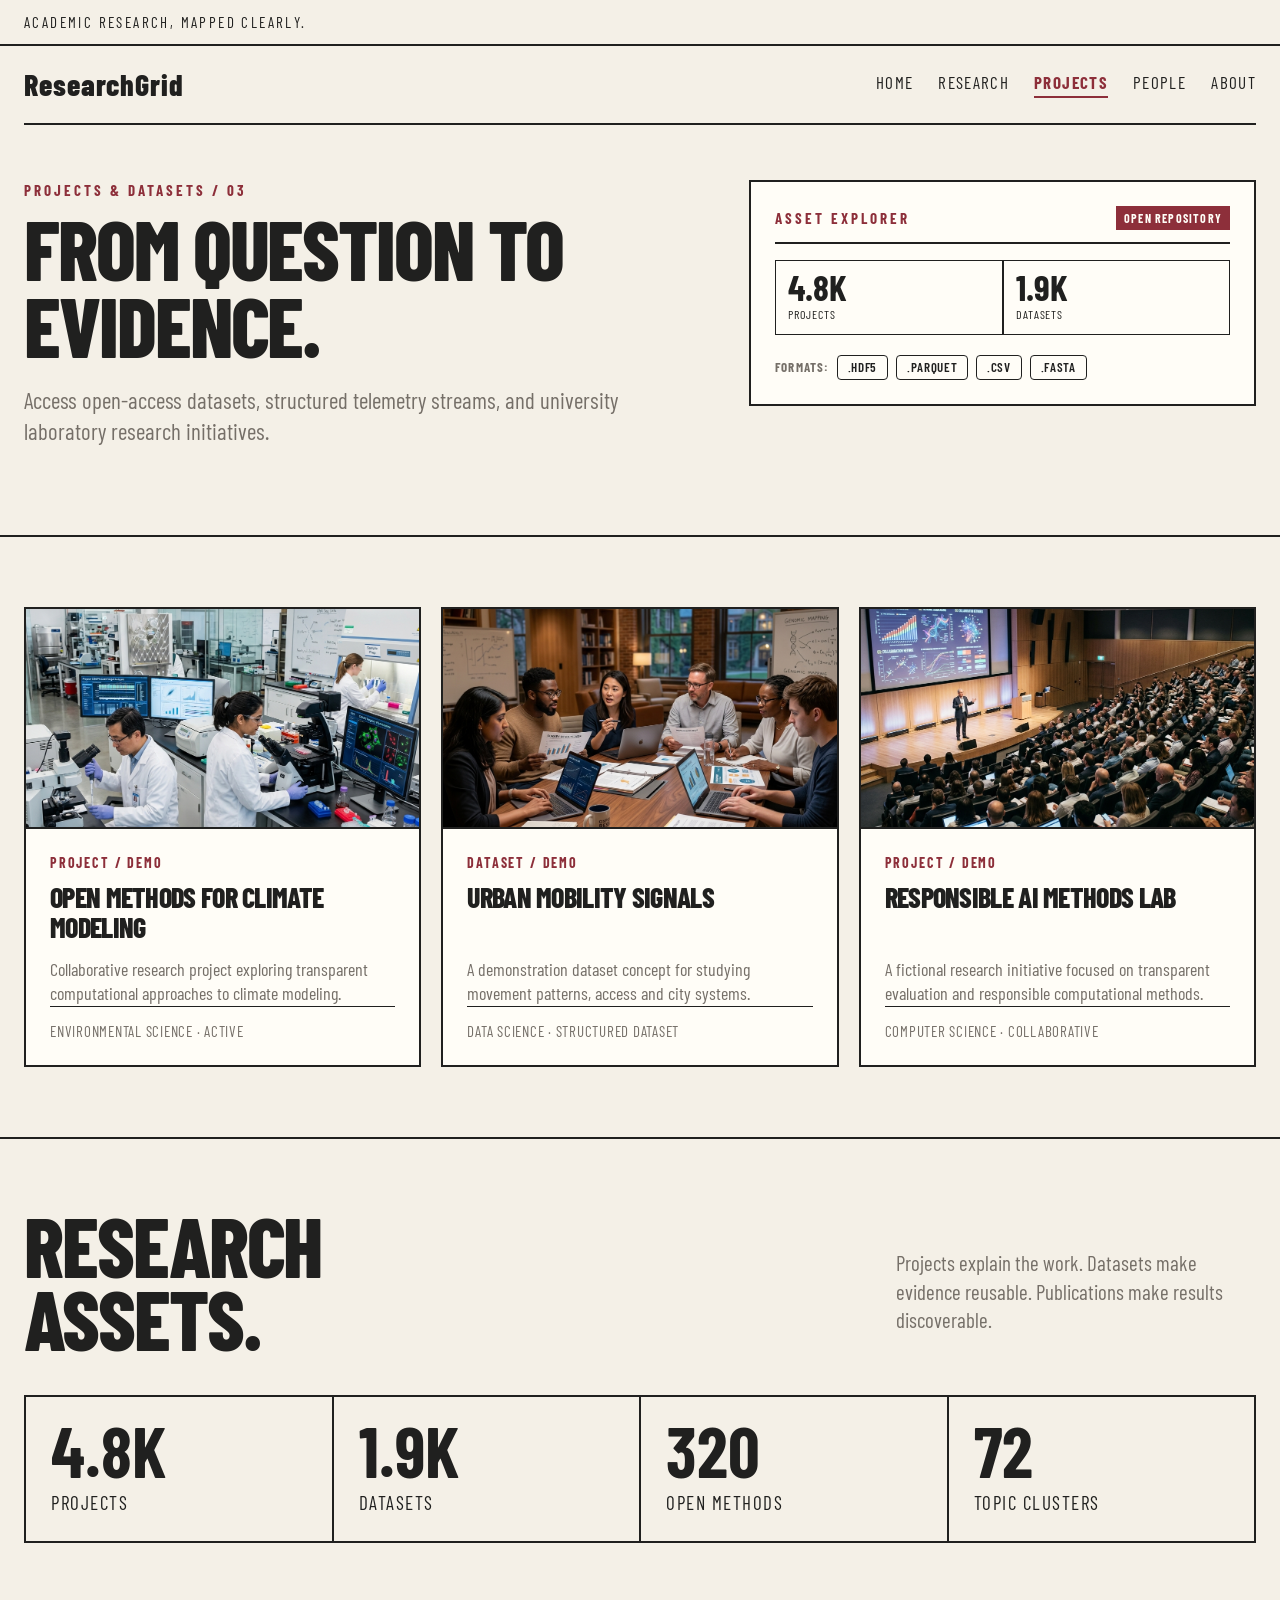
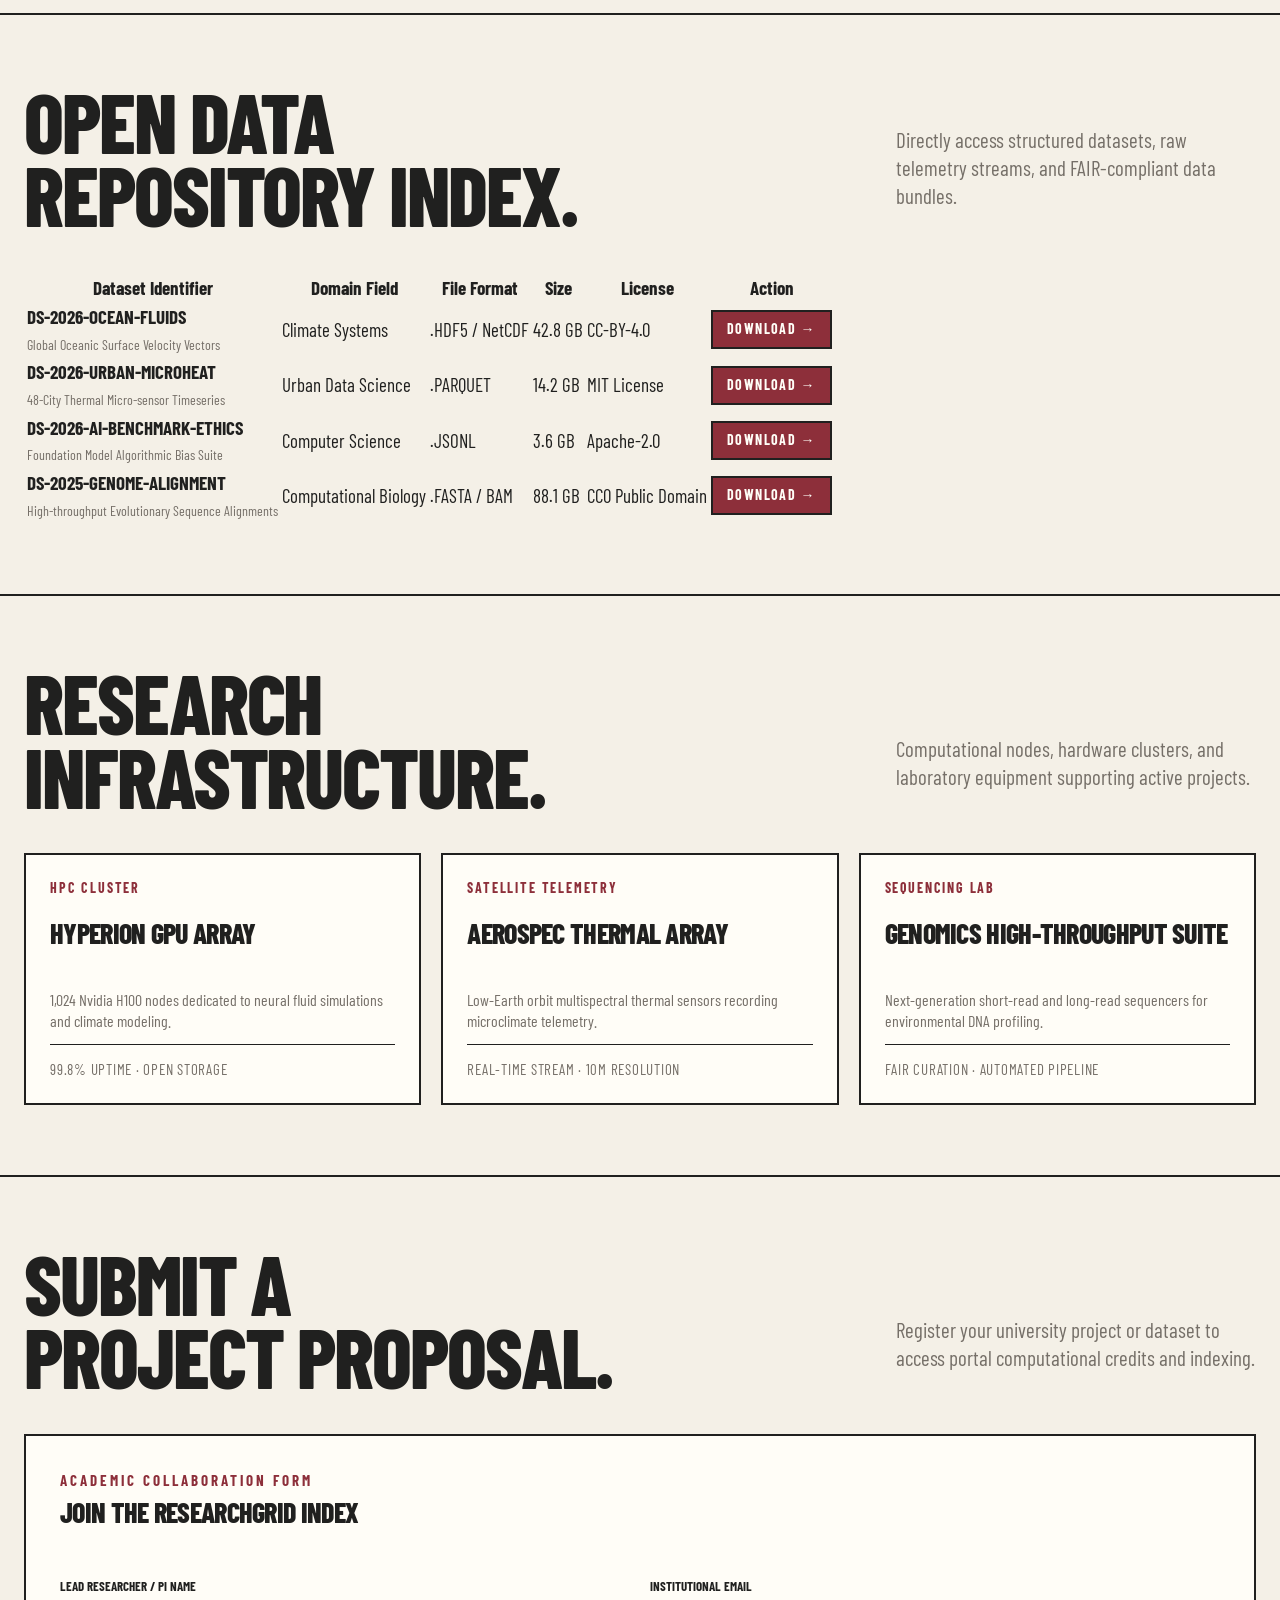
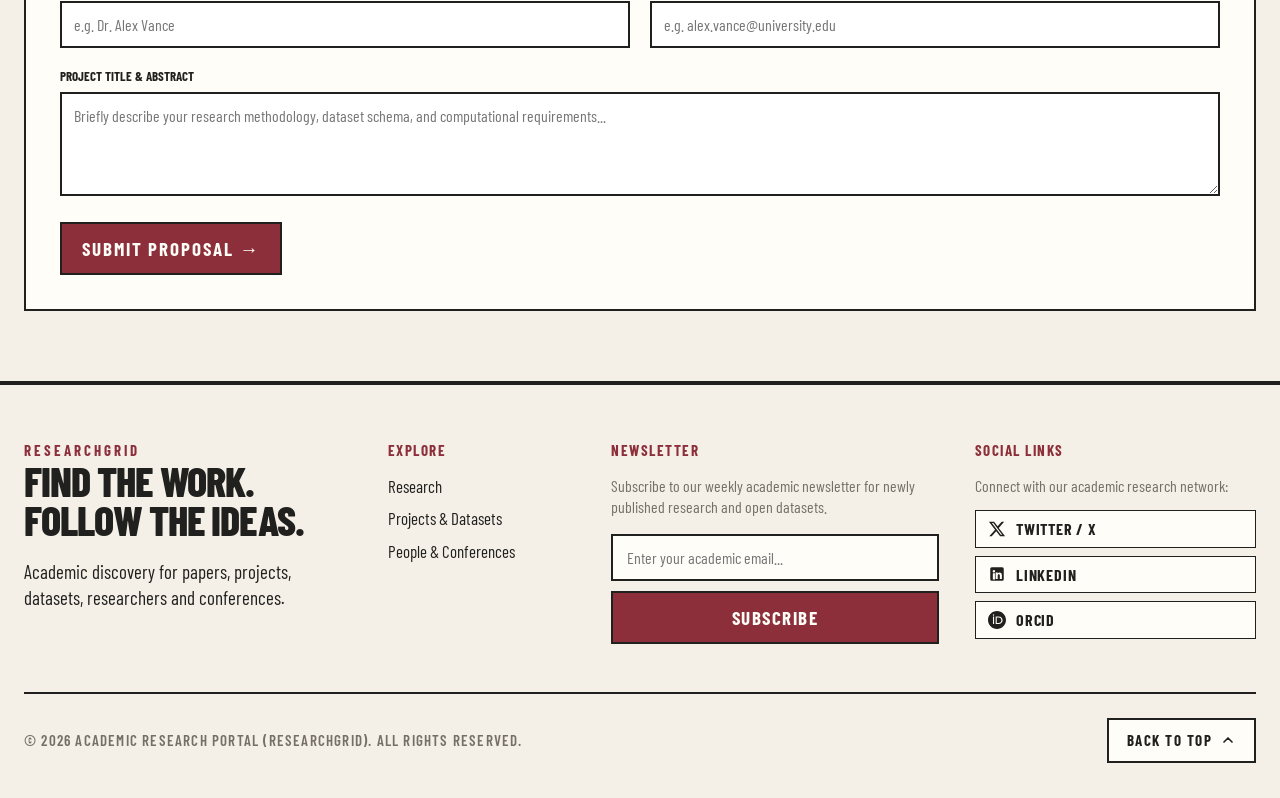
<file: projects.html>
<!doctype html>
<html lang="en">

<head>
    <meta charset="utf-8">
    <meta name="viewport" content="width=device-width,initial-scale=1">
    <meta name="description" content="ResearchGrid academic research portal.">
    <title>Projects & Datasets — ResearchGrid</title>
    <link rel="icon" type="image/svg+xml" href="favicon.svg">
    <link rel="stylesheet" href="style.css">
</head>

<body id="top">
    <div class="topline">
        <div class="wrap">Academic research, mapped clearly.</div>
    </div>
    <header class="nav wrap"><a class="brand" href="index.html">ResearchGrid</a>
        <nav class="navlinks">
            <a href="index.html" class="">Home</a>
            <a href="research.html" class="">Research</a>
            <a href="projects.html" class="active">Projects</a>
            <a href="people.html" class="">People</a>
            <a href="about.html" class="">About</a>
        </nav><span class="menu">Menu</span>
    </header>
    <main>
        <section class="page-hero">
            <div class="wrap">
                <div class="page-hero-grid">
                    <div class="page-hero-text">
                        <div class="eyebrow">Projects & Datasets / 03</div>
                        <h1>From question to evidence.</h1>
                        <p class="page-hero-copy">Access open-access datasets, structured telemetry streams, and university laboratory research initiatives.</p>
                    </div>

                    <div class="page-hero-widget">
                        <div class="page-hero-widget-head">
                            <div class="eyebrow">Asset Explorer</div>
                            <span class="badge-live">Open Repository</span>
                        </div>
                        
                        <div class="number-grid" style="grid-template-columns: 1fr 1fr; border: none;">
                            <div class="stat" style="padding: 12px; border: 1.5px solid var(--line);">
                                <strong style="font-size: 36px;">4.8K</strong>
                                <span style="font-size: 12px; margin-top: 4px;">Projects</span>
                            </div>
                            <div class="stat" style="padding: 12px; border: 1.5px solid var(--line);">
                                <strong style="font-size: 36px;">1.9K</strong>
                                <span style="font-size: 12px; margin-top: 4px;">Datasets</span>
                            </div>
                        </div>

                        <div class="hero-tags" style="margin-top: 4px;">
                            <span class="tag-label">Formats:</span>
                            <span class="hero-tag">.HDF5</span>
                            <span class="hero-tag">.PARQUET</span>
                            <span class="hero-tag">.CSV</span>
                            <span class="hero-tag">.FASTA</span>
                        </div>
                    </div>
                </div>
            </div>
        </section>
        <section class="section">
            <div class="wrap">
                <div class="grid">
                    <article class="card">
                        <div class="card-img"><img
                                src="images/scientific_lab.jpg"
                                alt="Scientific research laboratory"></div>
                        <div class="card-body">
                            <div class="tag">Project / Demo</div>
                            <h3>Open Methods for Climate Modeling</h3>
                            <p>Collaborative research project exploring transparent computational approaches to climate
                                modeling.</p>
                            <div class="meta">Environmental science · Active</div>
                        </div>
                    </article>
                    <article class="card">
                        <div class="card-img"><img
                                src="images/hero_collaboration.jpg"
                                alt="Data visualization on a computer screen"></div>
                        <div class="card-body">
                            <div class="tag">Dataset / Demo</div>
                            <h3>Urban Mobility Signals</h3>
                            <p>A demonstration dataset concept for studying movement patterns, access and city systems.
                            </p>
                            <div class="meta">Data science · Structured dataset</div>
                        </div>
                    </article>
                    <article class="card">
                        <div class="card-img"><img
                                src="images/conference_hero.jpg"
                                alt="Research technology and electronics"></div>
                        <div class="card-body">
                            <div class="tag">Project / Demo</div>
                            <h3>Responsible AI Methods Lab</h3>
                            <p>A fictional research initiative focused on transparent evaluation and responsible
                                computational methods.</p>
                            <div class="meta">Computer science · Collaborative</div>
                        </div>
                    </article>
                </div>
            </div>
        </section>
        <section class="section">
            <div class="wrap">
                <div class="section-head">
                    <h2>Research<br>assets.</h2>
                    <p class="section-note">Projects explain the work. Datasets make evidence reusable. Publications
                        make results discoverable.</p>
                </div>
                <div class="number-grid">
                    <div class="stat"><strong>4.8K</strong><span>Projects</span></div>
                    <div class="stat"><strong>1.9K</strong><span>Datasets</span></div>
                    <div class="stat"><strong>320</strong><span>Open methods</span></div>
                    <div class="stat"><strong>72</strong><span>Topic clusters</span></div>
                </div>
            </div>
        </section>

        <!-- Unique Section 1: Open Data Repository File Explorer Table -->
        <section class="section">
            <div class="wrap">
                <div class="section-head">
                    <h2>Open data<br>repository index.</h2>
                    <p class="section-note">Directly access structured datasets, raw telemetry streams, and FAIR-compliant data bundles.</p>
                </div>
                
                <div class="repo-table-container">
                    <table class="repo-table">
                        <thead>
                            <tr>
                                <th>Dataset Identifier</th>
                                <th>Domain Field</th>
                                <th>File Format</th>
                                <th>Size</th>
                                <th>License</th>
                                <th>Action</th>
                            </tr>
                        </thead>
                        <tbody>
                            <tr>
                                <td><strong>DS-2026-OCEAN-FLUIDS</strong><br><span style="font-size: 14px; color: var(--muted);">Global Oceanic Surface Velocity Vectors</span></td>
                                <td>Climate Systems</td>
                                <td><span class="format-badge">.HDF5 / NetCDF</span></td>
                                <td>42.8 GB</td>
                                <td>CC-BY-4.0</td>
                                <td><a href="#" onclick="alert('Downloading DS-2026-OCEAN-FLUIDS dataset metadata...'); return false;" class="btn btn-sm">Download →</a></td>
                            </tr>
                            <tr>
                                <td><strong>DS-2026-URBAN-MICROHEAT</strong><br><span style="font-size: 14px; color: var(--muted);">48-City Thermal Micro-sensor Timeseries</span></td>
                                <td>Urban Data Science</td>
                                <td><span class="format-badge">.PARQUET</span></td>
                                <td>14.2 GB</td>
                                <td>MIT License</td>
                                <td><a href="#" onclick="alert('Downloading DS-2026-URBAN-MICROHEAT dataset metadata...'); return false;" class="btn btn-sm">Download →</a></td>
                            </tr>
                            <tr>
                                <td><strong>DS-2026-AI-BENCHMARK-ETHICS</strong><br><span style="font-size: 14px; color: var(--muted);">Foundation Model Algorithmic Bias Suite</span></td>
                                <td>Computer Science</td>
                                <td><span class="format-badge">.JSONL</span></td>
                                <td>3.6 GB</td>
                                <td>Apache-2.0</td>
                                <td><a href="#" onclick="alert('Downloading DS-2026-AI-BENCHMARK-ETHICS dataset metadata...'); return false;" class="btn btn-sm">Download →</a></td>
                            </tr>
                            <tr>
                                <td><strong>DS-2025-GENOME-ALIGNMENT</strong><br><span style="font-size: 14px; color: var(--muted);">High-throughput Evolutionary Sequence Alignments</span></td>
                                <td>Computational Biology</td>
                                <td><span class="format-badge">.FASTA / BAM</span></td>
                                <td>88.1 GB</td>
                                <td>CC0 Public Domain</td>
                                <td><a href="#" onclick="alert('Downloading DS-2025-GENOME-ALIGNMENT dataset metadata...'); return false;" class="btn btn-sm">Download →</a></td>
                            </tr>
                        </tbody>
                    </table>
                </div>
            </div>
        </section>

        <!-- Unique Section 2: Laboratory & Infrastructure Stack -->
        <section class="section">
            <div class="wrap">
                <div class="section-head">
                    <h2>Research<br>infrastructure.</h2>
                    <p class="section-note">Computational nodes, hardware clusters, and laboratory equipment supporting active projects.</p>
                </div>
                
                <div class="equipment-grid">
                    <div class="equipment-card">
                        <div class="tag">HPC Cluster</div>
                        <h3 style="margin: 10px 0;">Hyperion GPU Array</h3>
                        <p style="font-size: 16px; color: var(--muted);">1,024 Nvidia H100 nodes dedicated to neural fluid simulations and climate modeling.</p>
                        <div class="meta" style="margin-top: 12px;">99.8% Uptime · Open Storage</div>
                    </div>

                    <div class="equipment-card">
                        <div class="tag">Satellite Telemetry</div>
                        <h3 style="margin: 10px 0;">AeroSpec Thermal Array</h3>
                        <p style="font-size: 16px; color: var(--muted);">Low-Earth orbit multispectral thermal sensors recording microclimate telemetry.</p>
                        <div class="meta" style="margin-top: 12px;">Real-time Stream · 10m Resolution</div>
                    </div>

                    <div class="equipment-card">
                        <div class="tag">Sequencing Lab</div>
                        <h3 style="margin: 10px 0;">Genomics High-Throughput Suite</h3>
                        <p style="font-size: 16px; color: var(--muted);">Next-generation short-read and long-read sequencers for environmental DNA profiling.</p>
                        <div class="meta" style="margin-top: 12px;">FAIR Curation · Automated Pipeline</div>
                    </div>
                </div>
            </div>
        </section>

        <!-- Unique Section 3: Project Collaboration Call & Proposal Submission -->
        <section class="section">
            <div class="wrap">
                <div class="section-head">
                    <h2>Submit a<br>project proposal.</h2>
                    <p class="section-note">Register your university project or dataset to access portal computational credits and indexing.</p>
                </div>
                
                <div class="card" style="padding: 34px;">
                    <div class="eyebrow">Academic Collaboration Form</div>
                    <h3 style="margin: 8px 0 20px;">Join the ResearchGrid Index</h3>
                    
                    <form onsubmit="event.preventDefault(); alert('Thank you! Your project proposal has been submitted to the ResearchGrid Curation Committee.');" style="display: grid; grid-template-columns: 1fr 1fr; gap: 20px;">
                        <div>
                            <label style="display:block; font-size:13px; font-weight:700; text-transform:uppercase; margin-bottom:6px;">Lead Researcher / PI Name</label>
                            <input type="text" placeholder="e.g. Dr. Alex Vance" required style="width:100%; padding:12px; border:2px solid var(--line); font-family:inherit; font-size:16px;">
                        </div>

                        <div>
                            <label style="display:block; font-size:13px; font-weight:700; text-transform:uppercase; margin-bottom:6px;">Institutional Email</label>
                            <input type="email" placeholder="e.g. alex.vance@university.edu" required style="width:100%; padding:12px; border:2px solid var(--line); font-family:inherit; font-size:16px;">
                        </div>

                        <div style="grid-column: span 2;">
                            <label style="display:block; font-size:13px; font-weight:700; text-transform:uppercase; margin-bottom:6px;">Project Title & Abstract</label>
                            <textarea rows="4" placeholder="Briefly describe your research methodology, dataset schema, and computational requirements..." required style="width:100%; padding:12px; border:2px solid var(--line); font-family:inherit; font-size:16px;"></textarea>
                        </div>

                        <div style="grid-column: span 2;">
                            <button type="submit" class="btn">Submit Proposal →</button>
                        </div>
                    </form>
                </div>
            </div>
        </section>
    </main>
    <footer class="footer">
        <div class="wrap footer-grid">
            <div>
                <div class="eyebrow">ResearchGrid</div>
                <h3>Find the work.<br>Follow the ideas.</h3>
                <p>Academic discovery for papers, projects, datasets, researchers and conferences.</p>
            </div>
            <div>
                <div class="small">Explore</div>
                <div class="footer-links">
                    <a href="research.html">Research</a>
                    <a href="projects.html">Projects & Datasets</a>
                    <a href="people.html">People & Conferences</a>
                </div>
            </div>
            <div class="newsletter-box">
                <div class="small">Newsletter</div>
                <p>Subscribe to our weekly academic newsletter for newly published research and open datasets.</p>
                <form class="newsletter-form" onsubmit="event.preventDefault(); alert('Thank you for subscribing to ResearchGrid Newsletter!');">
                    <input type="email" placeholder="Enter your academic email..." required>
                    <button type="submit">Subscribe</button>
                </form>
            </div>
            <div class="social-section">
                <div class="small">Social Links</div>
                <p>Connect with our academic research network:</p>
                <div class="social-links">
                    <a href="https://twitter.com" target="_blank" rel="noopener" class="social-item">
                        <svg viewBox="0 0 24 24"><path d="M18.244 2.25h3.308l-7.227 8.26 8.502 11.24H16.17l-5.214-6.817L4.99 21.75H1.68l7.73-8.835L1.254 2.25H8.08l4.713 6.231zm-1.161 17.52h1.833L7.084 4.126H5.117z"/></svg>
                        Twitter / X
                    </a>
                    <a href="https://linkedin.com" target="_blank" rel="noopener" class="social-item">
                        <svg viewBox="0 0 24 24"><path d="M19 3a2 2 0 0 1 2 2v14a2 2 0 0 1-2 2H5a2 2 0 0 1-2-2V5a2 2 0 0 1 2-2h14m-.5 15.5v-5.3a3.26 3.26 0 0 0-3.26-3.26c-.85 0-1.84.52-2.28 1.3v-1.11h-2.79v8.37h2.79v-4.93c0-.77.62-1.4 1.39-1.4a1.4 1.4 0 0 1 1.4 1.4v4.93h2.75M6.46 10.9v8.37H9.25V10.9H6.46M7.86 6.78a1.63 1.63 0 1 0 0 3.26 1.63 1.63 0 0 0 0-3.26Z"/></svg>
                        LinkedIn
                    </a>
                    <a href="https://orcid.org" target="_blank" rel="noopener" class="social-item">
                        <svg viewBox="0 0 24 24"><path d="M12 0C5.372 0 0 5.372 0 12s5.372 12 12 12 12-5.372 12-12S18.628 0 12 0zM7.369 4.378c.525 0 .947.431.947.947s-.422.947-.947.947a.95.95 0 0 1-.947-.947c0-.516.422-.947.947-.947zm-.722 3.038h1.444v10.041H6.647V7.416zm3.562 0h3.9c3.712 0 5.344 2.653 5.344 5.025 0 2.578-2.016 5.016-5.325 5.016h-3.919V7.416zm1.444 1.303v7.444h2.297c2.459 0 3.85-1.5 3.85-3.712 0-2.016-1.284-3.732-3.831-3.732h-2.316z"/></svg>
                        ORCID
                    </a>
                </div>
            </div>
        </div>

        <div class="footer-bottom wrap">
            <div class="copyright">
                © 2026 Academic Research Portal (ResearchGrid). All rights reserved.
            </div>
            <a href="#top" class="back-to-top" title="Scroll to top of page">
                Back to Top
                <svg width="16" height="16" viewBox="0 0 24 24" fill="none" stroke="currentColor" stroke-width="2.5" stroke-linecap="round" stroke-linejoin="round"><path d="m18 15-6-6-6 6"/></svg>
            </a>
        </div>
    </footer>
    <script src="script.js"></script>
</body>

</html>
</file>
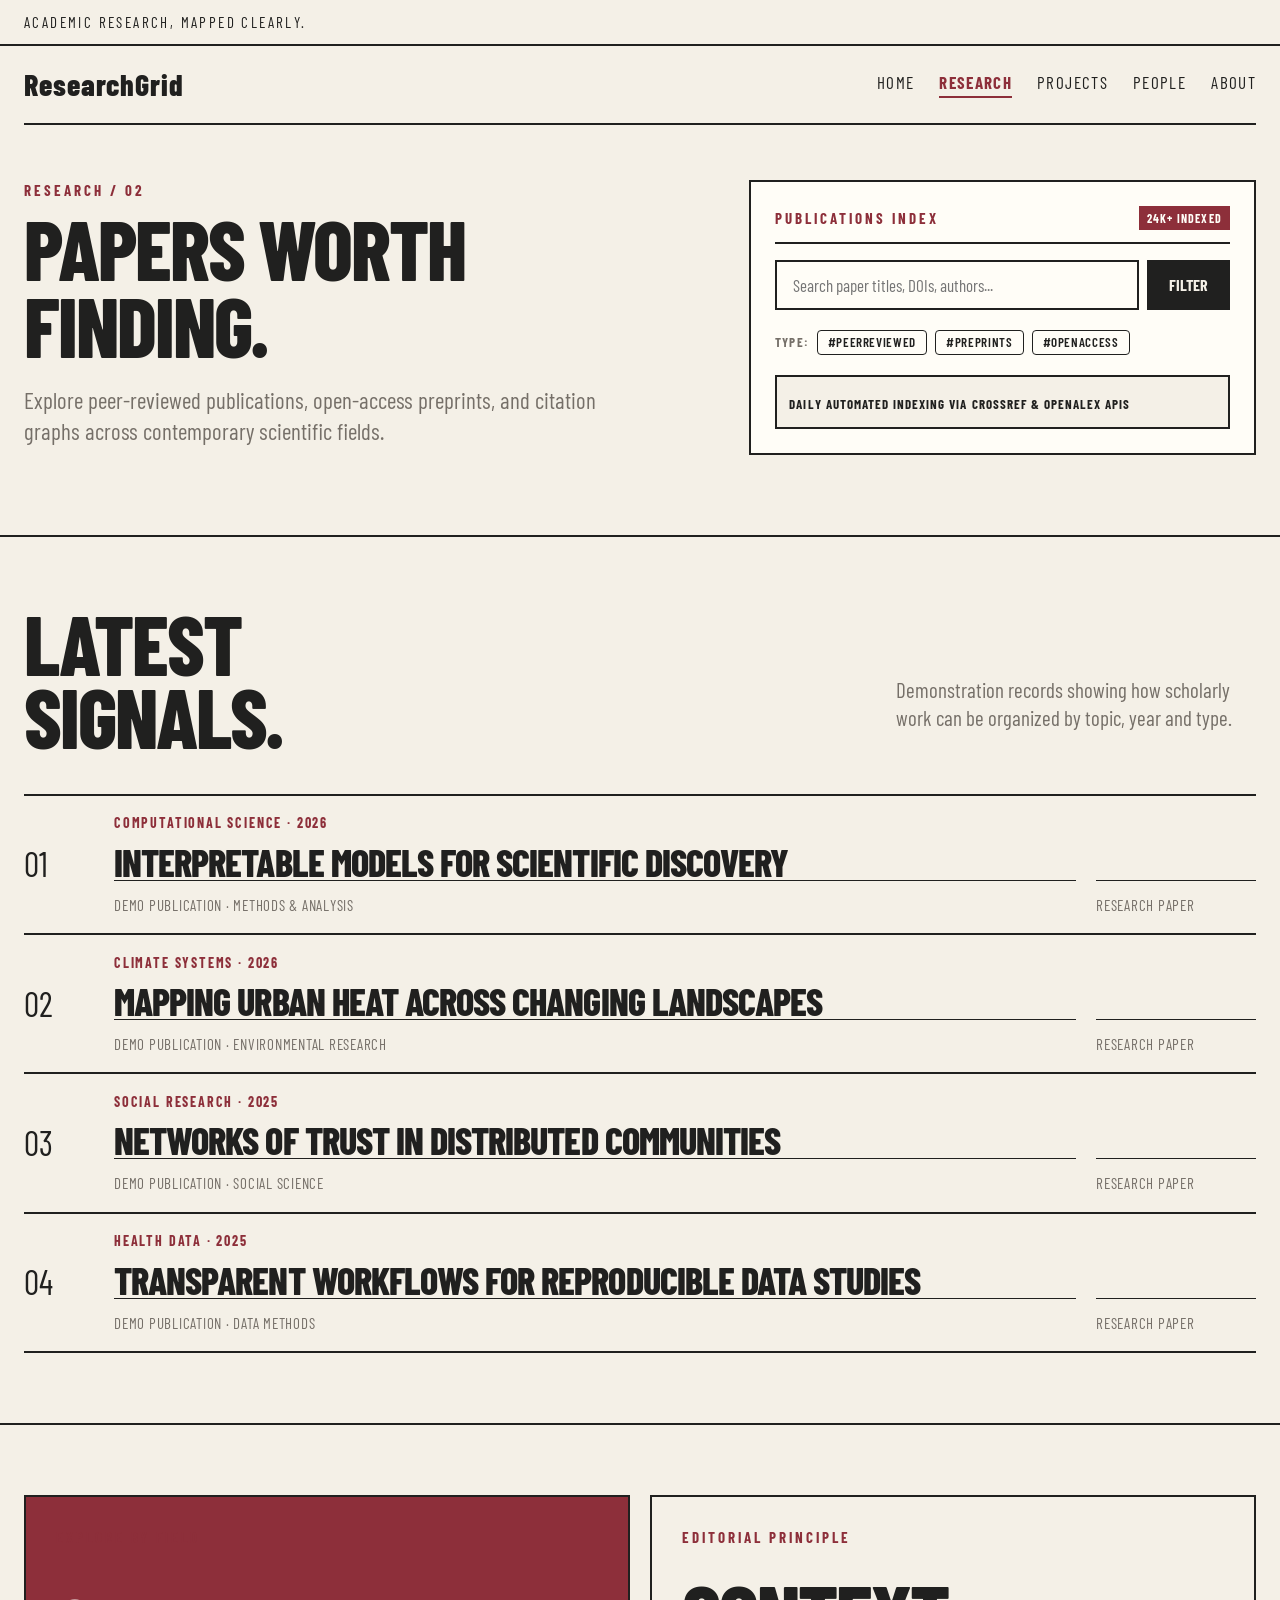
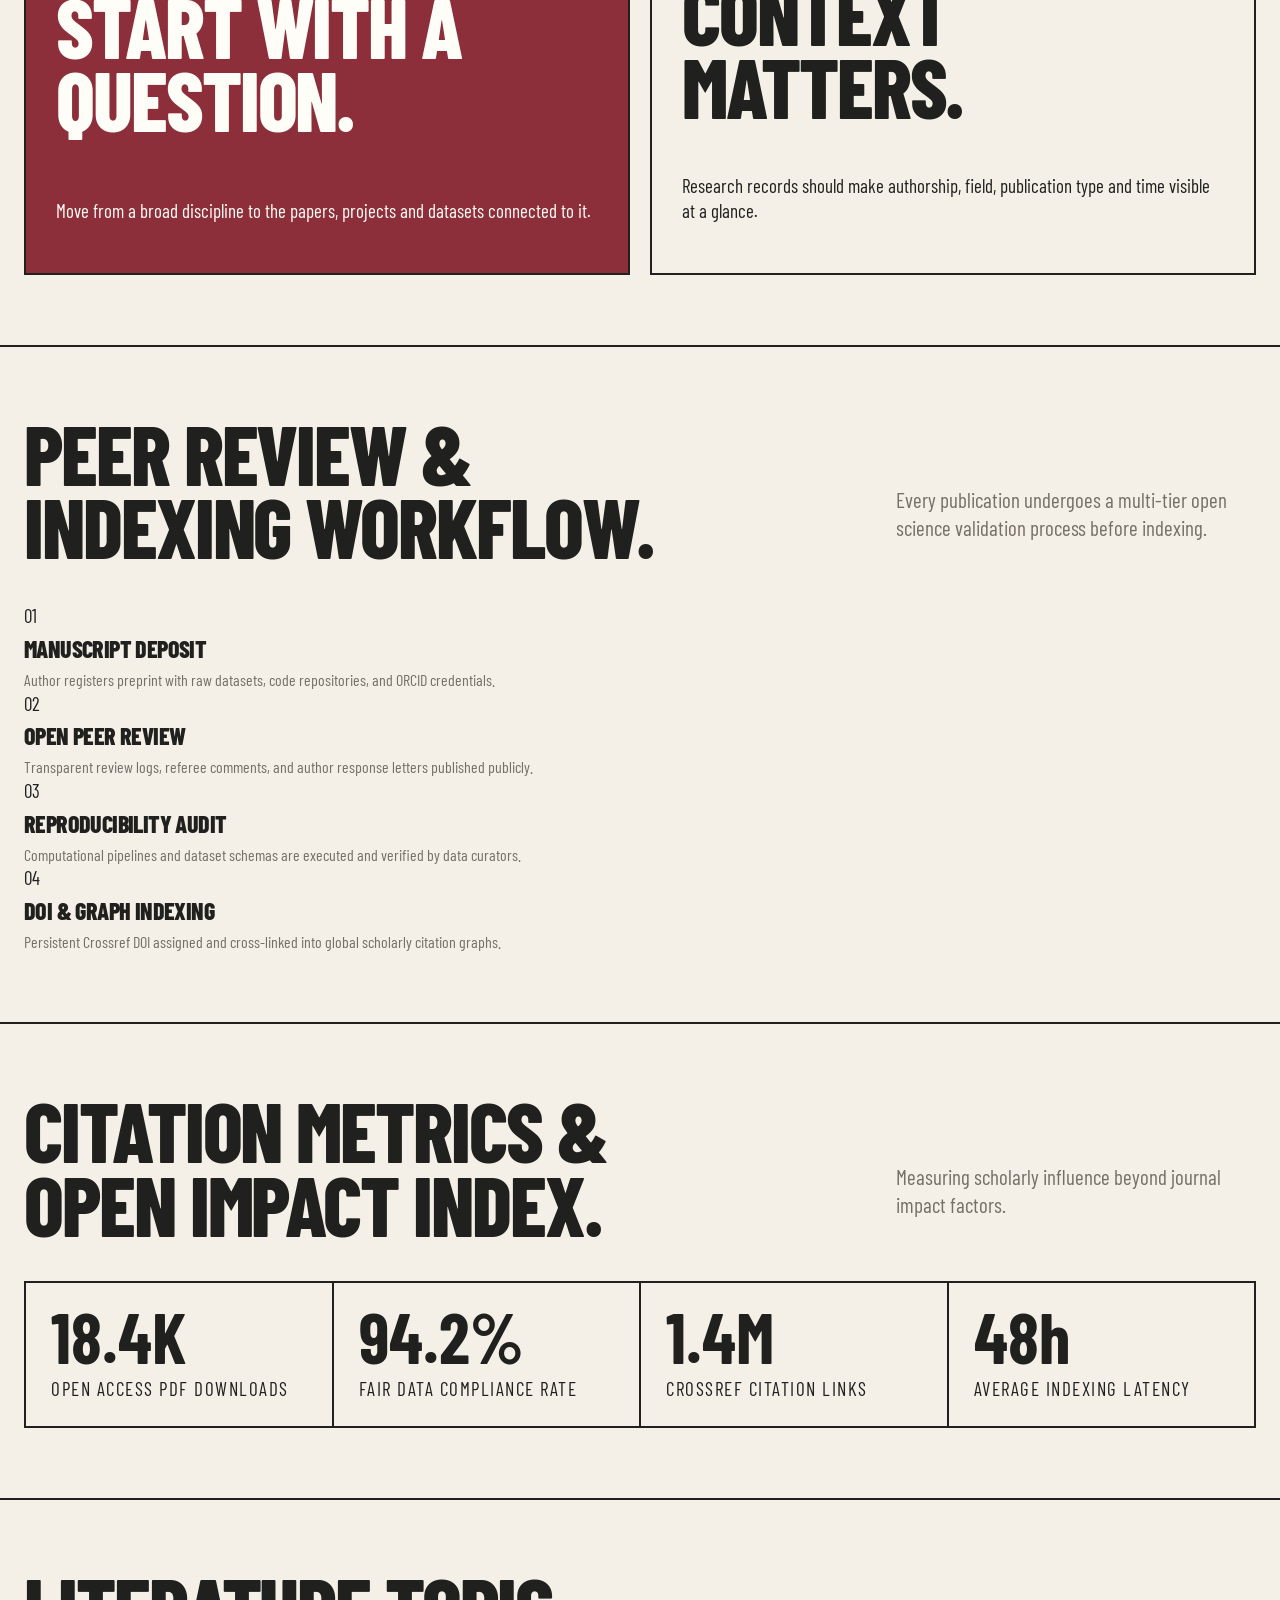
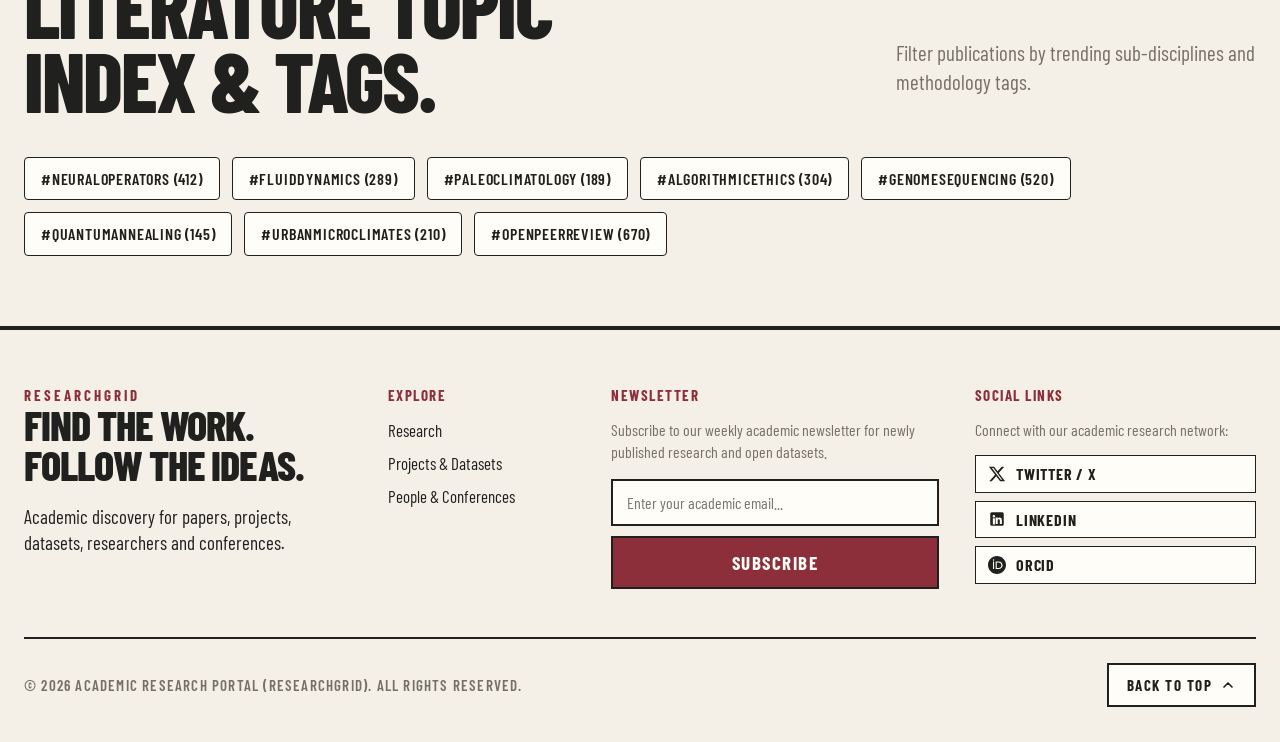
<file: research.html>
<!doctype html>
<html lang="en">

<head>
    <meta charset="utf-8">
    <meta name="viewport" content="width=device-width,initial-scale=1">
    <meta name="description" content="ResearchGrid academic research portal.">
    <title>Research — ResearchGrid</title>
    <link rel="icon" type="image/svg+xml" href="favicon.svg">
    <link rel="stylesheet" href="style.css">
</head>

<body id="top">
    <div class="topline">
        <div class="wrap">Academic research, mapped clearly.</div>
    </div>
    <header class="nav wrap"><a class="brand" href="index.html">ResearchGrid</a>
        <nav class="navlinks">
            <a href="index.html" class="">Home</a>
            <a href="research.html" class="active">Research</a>
            <a href="projects.html" class="">Projects</a>
            <a href="people.html" class="">People</a>
            <a href="about.html" class="">About</a>
        </nav><span class="menu">Menu</span>
    </header>
    <main>
        <section class="page-hero">
            <div class="wrap">
                <div class="page-hero-grid">
                    <div class="page-hero-text">
                        <div class="eyebrow">Research / 02</div>
                        <h1>Papers worth finding.</h1>
                        <p class="page-hero-copy">Explore peer-reviewed publications, open-access preprints, and citation graphs across contemporary scientific fields.</p>
                    </div>

                    <div class="page-hero-widget">
                        <div class="page-hero-widget-head">
                            <div class="eyebrow">Publications Index</div>
                            <span class="badge-live">24K+ Indexed</span>
                        </div>
                        <div class="hero-search" style="margin-top: 0;">
                            <input type="text" placeholder="Search paper titles, DOIs, authors...">
                            <button type="button">Filter</button>
                        </div>
                        <div class="hero-tags" style="margin-top: 4px;">
                            <span class="tag-label">Type:</span>
                            <span class="hero-tag">#PeerReviewed</span>
                            <span class="hero-tag">#Preprints</span>
                            <span class="hero-tag">#OpenAccess</span>
                        </div>
                        <div class="hero-meta-box" style="padding: 12px; margin-top: 4px;">
                            <span style="font-size: 13px;">Daily Automated Indexing via Crossref & OpenAlex APIs</span>
                        </div>
                    </div>
                </div>
            </div>
        </section>
        <section class="section">
            <div class="wrap">
                <div class="section-head">
                    <h2>Latest<br>signals.</h2>
                    <p class="section-note">Demonstration records showing how scholarly work can be organized by topic,
                        year and type.</p>
                </div>
                <div class="list">
                    <div class="list-row">
                        <div class="idx">01</div>
                        <div>
                            <div class="tag">Computational Science · 2026</div>
                            <h3>Interpretable Models for Scientific Discovery</h3>
                            <div class="meta">Demo publication · Methods & analysis</div>
                        </div>
                        <div class="meta">Research paper</div>
                    </div>
                    <div class="list-row">
                        <div class="idx">02</div>
                        <div>
                            <div class="tag">Climate Systems · 2026</div>
                            <h3>Mapping Urban Heat Across Changing Landscapes</h3>
                            <div class="meta">Demo publication · Environmental research</div>
                        </div>
                        <div class="meta">Research paper</div>
                    </div>
                    <div class="list-row">
                        <div class="idx">03</div>
                        <div>
                            <div class="tag">Social Research · 2025</div>
                            <h3>Networks of Trust in Distributed Communities</h3>
                            <div class="meta">Demo publication · Social science</div>
                        </div>
                        <div class="meta">Research paper</div>
                    </div>
                    <div class="list-row">
                        <div class="idx">04</div>
                        <div>
                            <div class="tag">Health Data · 2025</div>
                            <h3>Transparent Workflows for Reproducible Data Studies</h3>
                            <div class="meta">Demo publication · Data methods</div>
                        </div>
                        <div class="meta">Research paper</div>
                    </div>
                </div>
            </div>
        </section>
        <section class="section">
            <div class="wrap split">
                <div class="feature accent">
                    <div class="eyebrow">Explore by field</div>
                    <h2>Start with a question.</h2>
                    <p>Move from a broad discipline to the papers, projects and datasets connected to it.</p>
                </div>
                <div class="feature">
                    <div class="eyebrow">Editorial principle</div>
                    <h2>Context<br>matters.</h2>
                    <p>Research records should make authorship, field, publication type and time visible at a glance.
                    </p>
                </div>
            </div>
        </section>

        <!-- Unique Section 1: Peer-Review & Indexing Workflow -->
        <section class="section">
            <div class="wrap">
                <div class="section-head">
                    <h2>Peer review &<br>indexing workflow.</h2>
                    <p class="section-note">Every publication undergoes a multi-tier open science validation process before indexing.</p>
                </div>
                <div class="pipeline-grid">
                    <div class="pipeline-step">
                        <div class="step-num">01</div>
                        <h4 style="margin: 8px 0;">Manuscript Deposit</h4>
                        <p style="font-size: 16px; color: var(--muted); margin: 0;">Author registers preprint with raw datasets, code repositories, and ORCID credentials.</p>
                    </div>

                    <div class="pipeline-step">
                        <div class="step-num">02</div>
                        <h4 style="margin: 8px 0;">Open Peer Review</h4>
                        <p style="font-size: 16px; color: var(--muted); margin: 0;">Transparent review logs, referee comments, and author response letters published publicly.</p>
                    </div>

                    <div class="pipeline-step">
                        <div class="step-num">03</div>
                        <h4 style="margin: 8px 0;">Reproducibility Audit</h4>
                        <p style="font-size: 16px; color: var(--muted); margin: 0;">Computational pipelines and dataset schemas are executed and verified by data curators.</p>
                    </div>

                    <div class="pipeline-step">
                        <div class="step-num">04</div>
                        <h4 style="margin: 8px 0;">DOI & Graph Indexing</h4>
                        <p style="font-size: 16px; color: var(--muted); margin: 0;">Persistent Crossref DOI assigned and cross-linked into global scholarly citation graphs.</p>
                    </div>
                </div>
            </div>
        </section>

        <!-- Unique Section 2: Citation Metrics & Impact Analytics -->
        <section class="section">
            <div class="wrap">
                <div class="section-head">
                    <h2>Citation metrics &<br>open impact index.</h2>
                    <p class="section-note">Measuring scholarly influence beyond journal impact factors.</p>
                </div>
                <div class="number-grid">
                    <div class="stat">
                        <strong>18.4K</strong>
                        <span>Open Access PDF Downloads</span>
                    </div>
                    <div class="stat">
                        <strong>94.2%</strong>
                        <span>FAIR Data Compliance Rate</span>
                    </div>
                    <div class="stat">
                        <strong>1.4M</strong>
                        <span>Crossref Citation Links</span>
                    </div>
                    <div class="stat">
                        <strong>48h</strong>
                        <span>Average Indexing Latency</span>
                    </div>
                </div>
            </div>
        </section>

        <!-- Unique Section 3: Topic Keyword Cloud & Field Index -->
        <section class="section">
            <div class="wrap">
                <div class="section-head">
                    <h2>Literature topic<br>index & tags.</h2>
                    <p class="section-note">Filter publications by trending sub-disciplines and methodology tags.</p>
                </div>
                <div class="hero-tags" style="gap: 12px; margin-top: 0;">
                    <span class="hero-tag" style="padding: 10px 16px; font-size: 16px;">#NeuralOperators (412)</span>
                    <span class="hero-tag" style="padding: 10px 16px; font-size: 16px;">#FluidDynamics (289)</span>
                    <span class="hero-tag" style="padding: 10px 16px; font-size: 16px;">#Paleoclimatology (189)</span>
                    <span class="hero-tag" style="padding: 10px 16px; font-size: 16px;">#AlgorithmicEthics (304)</span>
                    <span class="hero-tag" style="padding: 10px 16px; font-size: 16px;">#GenomeSequencing (520)</span>
                    <span class="hero-tag" style="padding: 10px 16px; font-size: 16px;">#QuantumAnnealing (145)</span>
                    <span class="hero-tag" style="padding: 10px 16px; font-size: 16px;">#UrbanMicroclimates (210)</span>
                    <span class="hero-tag" style="padding: 10px 16px; font-size: 16px;">#OpenPeerReview (670)</span>
                </div>
            </div>
        </section>
    </main>
    <footer class="footer">
        <div class="wrap footer-grid">
            <div>
                <div class="eyebrow">ResearchGrid</div>
                <h3>Find the work.<br>Follow the ideas.</h3>
                <p>Academic discovery for papers, projects, datasets, researchers and conferences.</p>
            </div>
            <div>
                <div class="small">Explore</div>
                <div class="footer-links">
                    <a href="research.html">Research</a>
                    <a href="projects.html">Projects & Datasets</a>
                    <a href="people.html">People & Conferences</a>
                </div>
            </div>
            <div class="newsletter-box">
                <div class="small">Newsletter</div>
                <p>Subscribe to our weekly academic newsletter for newly published research and open datasets.</p>
                <form class="newsletter-form" onsubmit="event.preventDefault(); alert('Thank you for subscribing to ResearchGrid Newsletter!');">
                    <input type="email" placeholder="Enter your academic email..." required>
                    <button type="submit">Subscribe</button>
                </form>
            </div>
            <div class="social-section">
                <div class="small">Social Links</div>
                <p>Connect with our academic research network:</p>
                <div class="social-links">
                    <a href="https://twitter.com" target="_blank" rel="noopener" class="social-item">
                        <svg viewBox="0 0 24 24"><path d="M18.244 2.25h3.308l-7.227 8.26 8.502 11.24H16.17l-5.214-6.817L4.99 21.75H1.68l7.73-8.835L1.254 2.25H8.08l4.713 6.231zm-1.161 17.52h1.833L7.084 4.126H5.117z"/></svg>
                        Twitter / X
                    </a>
                    <a href="https://linkedin.com" target="_blank" rel="noopener" class="social-item">
                        <svg viewBox="0 0 24 24"><path d="M19 3a2 2 0 0 1 2 2v14a2 2 0 0 1-2 2H5a2 2 0 0 1-2-2V5a2 2 0 0 1 2-2h14m-.5 15.5v-5.3a3.26 3.26 0 0 0-3.26-3.26c-.85 0-1.84.52-2.28 1.3v-1.11h-2.79v8.37h2.79v-4.93c0-.77.62-1.4 1.39-1.4a1.4 1.4 0 0 1 1.4 1.4v4.93h2.75M6.46 10.9v8.37H9.25V10.9H6.46M7.86 6.78a1.63 1.63 0 1 0 0 3.26 1.63 1.63 0 0 0 0-3.26Z"/></svg>
                        LinkedIn
                    </a>
                    <a href="https://orcid.org" target="_blank" rel="noopener" class="social-item">
                        <svg viewBox="0 0 24 24"><path d="M12 0C5.372 0 0 5.372 0 12s5.372 12 12 12 12-5.372 12-12S18.628 0 12 0zM7.369 4.378c.525 0 .947.431.947.947s-.422.947-.947.947a.95.95 0 0 1-.947-.947c0-.516.422-.947.947-.947zm-.722 3.038h1.444v10.041H6.647V7.416zm3.562 0h3.9c3.712 0 5.344 2.653 5.344 5.025 0 2.578-2.016 5.016-5.325 5.016h-3.919V7.416zm1.444 1.303v7.444h2.297c2.459 0 3.85-1.5 3.85-3.712 0-2.016-1.284-3.732-3.831-3.732h-2.316z"/></svg>
                        ORCID
                    </a>
                </div>
            </div>
        </div>

        <div class="footer-bottom wrap">
            <div class="copyright">
                © 2026 Academic Research Portal (ResearchGrid). All rights reserved.
            </div>
            <a href="#top" class="back-to-top" title="Scroll to top of page">
                Back to Top
                <svg width="16" height="16" viewBox="0 0 24 24" fill="none" stroke="currentColor" stroke-width="2.5" stroke-linecap="round" stroke-linejoin="round"><path d="m18 15-6-6-6 6"/></svg>
            </a>
        </div>
    </footer>
    <script src="script.js"></script>
</body>

</html>
</file>
<file: style.css>
@import url('https://fonts.googleapis.com/css2?family=Barlow+Condensed:wght@300;400;500;600;700;800&display=swap');

:root {
    --ink: #20201f;
    --paper: #f4f0e7;
    --accent: #8d2f3a;
    --muted: #756f68;
    --line: #20201f;
    --white: #fffdf7;
}

* {
    box-sizing: border-box
}

html {
    scroll-behavior: smooth
}

body {
    margin: 0;
    background: var(--paper);
    color: var(--ink);
    font-family: 'Barlow Condensed', sans-serif;
    font-size: 19px;
    line-height: 1.35
}

body.no-scroll {
    overflow: hidden !important;
    height: 100vh;
}

a {
    color: inherit;
    text-decoration: none
}

img {
    display: block;
    width: 100%;
    height: 100%;
    object-fit: cover
}

button {
    font: inherit
}

.wrap {
    width: min(1240px, calc(100% - 48px));
    margin: auto
}

.topline {
    border-bottom: 2px solid var(--line);
    padding: 12px 0;
    font-size: 15px;
    letter-spacing: .16em;
    text-transform: uppercase
}

.nav {
    display: flex;
    align-items: center;
    justify-content: space-between;
    border-bottom: 2px solid var(--line);
    padding: 18px 0
}

.brand {
    font-size: 30px;
    font-weight: 800;
    letter-spacing: .03em
}

.navlinks {
    display: flex;
    gap: 25px;
    font-size: 17px;
    text-transform: uppercase;
    letter-spacing: .08em
}

.navlinks a:hover {
    color: var(--accent)
}

.navlinks a.active {
    color: var(--accent);
    font-weight: 700;
    border-bottom: 2px solid var(--accent);
    padding-bottom: 2px;
}

.menu {
    display: none;
    cursor: pointer;
    font-weight: 700;
    text-transform: uppercase;
    letter-spacing: .1em;
    font-size: 16px;
    padding: 6px 14px;
    border: 2px solid var(--line);
    background: var(--white);
    color: var(--ink);
    user-select: none;
    transition: all 0.2s ease;
}

.menu:hover {
    background: var(--ink);
    color: var(--white);
}

.hero {
    padding: 50px 0 65px;
    border-bottom: 2px solid var(--line)
}

.eyebrow {
    text-transform: uppercase;
    letter-spacing: .2em;
    font-size: 15px;
    font-weight: 700;
    color: var(--accent)
}

h1,
h2,
h3,
h4 {
    margin: 0;
    font-weight: 800;
    text-transform: uppercase;
    line-height: .88;
    letter-spacing: -.025em
}

h1 {
    font-size: clamp(52px, 7vw, 105px);
    max-width: 1000px;
    margin-top: 8px;
    line-height: 0.92;
}

h2 {
    font-size: clamp(48px, 6.5vw, 92px)
}

h3 {
    font-size: 38px;
    line-height: .95
}

h4 {
    font-size: 24px;
    line-height: 1
}

.hero-grid {
    display: grid;
    grid-template-columns: 1.15fr .85fr;
    gap: 40px;
    align-items: stretch
}

.hero-copy {
    margin-top: 24px;
    max-width: 680px;
    font-size: 24px;
    line-height: 1.3
}

.hero-actions {
    display: flex;
    gap: 15px;
    align-items: center;
    margin-top: 24px;
    flex-wrap: wrap;
}

.btn-secondary {
    background: transparent;
    color: var(--ink);
}

.btn-secondary:hover {
    background: var(--ink);
    color: var(--white);
}

.hero-search {
    margin-top: 24px;
    display: flex;
    gap: 8px;
    max-width: 580px;
}

.hero-search input {
    flex: 1;
    padding: 12px 16px;
    border: 2px solid var(--line);
    background: var(--white);
    font-family: inherit;
    font-size: 17px;
    color: var(--ink);
}

.hero-search input:focus {
    outline: none;
    border-color: var(--accent);
}

.hero-search button {
    padding: 12px 20px;
    border: 2px solid var(--line);
    background: var(--ink);
    color: var(--paper);
    font-family: inherit;
    font-size: 16px;
    font-weight: 700;
    text-transform: uppercase;
    cursor: pointer;
    transition: background 0.2s ease;
}

.hero-search button:hover {
    background: var(--accent);
    color: var(--white);
}

.hero-tags {
    margin-top: 14px;
    display: flex;
    flex-wrap: wrap;
    gap: 8px;
    align-items: center;
}

.hero-tags .tag-label {
    font-size: 13px;
    text-transform: uppercase;
    color: var(--muted);
    font-weight: 700;
    letter-spacing: 0.08em;
}

.hero-tag {
    font-size: 13px;
    padding: 3px 10px;
    border: 1.5px solid var(--line);
    background: var(--white);
    border-radius: 4px;
    text-transform: uppercase;
    letter-spacing: 0.05em;
    cursor: pointer;
    font-weight: 600;
    transition: all 0.2s ease;
}

.hero-tag:hover {
    background: var(--accent);
    color: var(--white);
    border-color: var(--accent);
}

.hero-card {
    border: 2px solid var(--line);
    background: var(--white);
    padding: 24px;
    display: flex;
    flex-direction: column;
    justify-content: space-between;
    gap: 20px;
}

.hero-card-header {
    display: flex;
    align-items: center;
    justify-content: space-between;
    border-bottom: 2px solid var(--line);
    padding-bottom: 12px;
}

.badge-live {
    background: var(--accent);
    color: var(--white);
    font-size: 12px;
    font-weight: 700;
    text-transform: uppercase;
    letter-spacing: 0.1em;
    padding: 4px 8px;
}

.hero-card-img {
    height: 190px;
    border: 2px solid var(--line);
    overflow: hidden;
}

.hero-meta-box {
    border: 2px solid var(--line);
    padding: 16px;
    background: var(--paper);
}

.hero-meta-box strong {
    font-size: 42px;
    display: block;
    line-height: .9;
    color: var(--accent);
}

.hero-meta-box span {
    font-size: 14px;
    text-transform: uppercase;
    letter-spacing: 0.08em;
    font-weight: 700;
}

.hero-image {
    height: 440px;
    margin-top: 42px;
    border: 2px solid var(--line)
}

.btn {
    display: inline-block;
    border: 2px solid var(--line);
    padding: 12px 20px;
    text-transform: uppercase;
    letter-spacing: .1em;
    font-weight: 700;
    background: var(--accent);
    color: var(--white);
    cursor: pointer;
}

.btn:hover {
    background: var(--ink)
}

.section {
    padding: 70px 0;
    border-bottom: 2px solid var(--line)
}

.section-head {
    display: flex;
    justify-content: space-between;
    align-items: end;
    gap: 30px;
    margin-bottom: 40px
}

.section-note {
    max-width: 360px;
    color: var(--muted);
    font-size: 21px
}

.grid {
    display: grid;
    grid-template-columns: repeat(3, 1fr);
    gap: 20px
}

.card {
    border: 2px solid var(--line);
    background: var(--white)
}

.card-img {
    height: 245px;
    border-bottom: 2px solid var(--line)
}

.card-body {
    padding: 22px
}

.tag {
    font-size: 14px;
    letter-spacing: .13em;
    text-transform: uppercase;
    color: var(--accent);
    font-weight: 700
}

.card h3 {
    margin: 10px 0 14px
}

.meta {
    font-size: 16px;
    color: var(--muted);
    text-transform: uppercase;
    letter-spacing: .05em
}

.number-grid {
    display: grid;
    grid-template-columns: repeat(4, 1fr);
    border-top: 2px solid var(--line);
    border-left: 2px solid var(--line)
}

.stat {
    padding: 25px;
    border-right: 2px solid var(--line);
    border-bottom: 2px solid var(--line)
}

.stat strong {
    font-size: 70px;
    line-height: .8;
    display: block
}

.stat span {
    display: block;
    margin-top: 12px;
    text-transform: uppercase;
    letter-spacing: .08em
}

.split {
    display: grid;
    grid-template-columns: 1fr 1fr;
    gap: 20px
}

.feature {
    min-height: 380px;
    border: 2px solid var(--line);
    padding: 30px;
    display: flex;
    flex-direction: column;
    justify-content: space-between
}

.feature.dark {
    background: var(--ink);
    color: var(--paper)
}

.feature.accent {
    background: var(--accent);
    color: var(--white)
}

.list {
    border-top: 2px solid var(--line)
}

.list-row {
    display: grid;
    grid-template-columns: 70px 1fr 160px;
    gap: 20px;
    padding: 18px 0;
    border-bottom: 2px solid var(--line);
    align-items: center
}

.list-row .idx {
    font-size: 34px
}

/* Footer Section Styling */
.footer {
    padding: 55px 0 0;
    background: var(--paper);
    border-top: 2px solid var(--line);
}

.footer-grid {
    display: grid;
    grid-template-columns: 1.4fr 0.8fr 1.4fr 1.2fr;
    gap: 36px;
    padding-bottom: 48px;
    border-bottom: 2px solid var(--line);
}

.footer h3 {
    font-size: 42px
}

.small {
    font-size: 15px;
    text-transform: uppercase;
    letter-spacing: .1em;
    font-weight: 700;
    color: var(--accent);
    margin-bottom: 14px;
}

.footer-links {
    display: flex;
    flex-direction: column;
    gap: 10px;
}

.footer-links a {
    font-size: 17px;
    transition: color 0.2s ease;
}

.footer-links a:hover {
    color: var(--accent);
}

.newsletter-box p {
    font-size: 16px;
    margin: 0 0 16px;
    color: var(--muted);
    line-height: 1.35;
}

.newsletter-form {
    display: flex;
    flex-direction: column;
    gap: 10px;
}

.newsletter-form input {
    padding: 12px 14px;
    border: 2px solid var(--line);
    background: var(--white);
    font-family: inherit;
    font-size: 16px;
    color: var(--ink);
}

.newsletter-form input:focus {
    outline: none;
    border-color: var(--accent);
}

.newsletter-form button {
    padding: 12px 16px;
    border: 2px solid var(--line);
    background: var(--accent);
    color: var(--white);
    font-family: inherit;
    font-weight: 700;
    text-transform: uppercase;
    cursor: pointer;
    letter-spacing: 0.08em;
    transition: background 0.2s ease;
}

.newsletter-form button:hover {
    background: var(--ink);
}

.social-section p {
    font-size: 16px;
    margin: 0 0 14px;
    color: var(--muted);
    line-height: 1.35;
}

.social-links {
    display: flex;
    flex-direction: column;
    gap: 8px;
}

.social-item {
    display: flex;
    align-items: center;
    gap: 10px;
    font-size: 16px;
    font-weight: 700;
    text-transform: uppercase;
    letter-spacing: 0.05em;
    padding: 7px 12px;
    border: 1.5px solid var(--line);
    background: var(--white);
    transition: all 0.2s ease;
}

.social-item:hover {
    background: var(--ink);
    color: var(--white);
    border-color: var(--ink);
}

.social-item svg {
    width: 18px;
    height: 18px;
    fill: currentColor;
    flex-shrink: 0;
}

.footer-bottom {
    display: flex;
    align-items: center;
    justify-content: space-between;
    padding: 24px 0 35px;
    font-size: 15px;
    text-transform: uppercase;
    letter-spacing: 0.08em;
    font-weight: 600;
}

.copyright {
    color: var(--muted);
}

.back-to-top {
    display: inline-flex;
    align-items: center;
    gap: 8px;
    padding: 10px 18px;
    border: 2px solid var(--line);
    background: var(--white);
    font-weight: 700;
    letter-spacing: 0.1em;
    text-transform: uppercase;
    cursor: pointer;
    transition: all 0.2s ease;
    color: var(--ink);
}

.back-to-top:hover {
    background: var(--accent);
    color: var(--white);
    border-color: var(--accent);
}

.back-to-top svg {
    transition: transform 0.2s ease;
}

.back-to-top:hover svg {
    transform: translateY(-3px);
}

.page-hero {
    padding: 55px 0 65px;
    border-bottom: 2px solid var(--line);
    background: var(--paper);
}

.page-hero-grid {
    display: grid;
    grid-template-columns: 1.15fr 0.85fr;
    gap: 40px;
    align-items: start;
}

.page-hero h1 {
    font-size: clamp(52px, 6.5vw, 96px);
    line-height: 0.92;
    margin-top: 10px;
    max-width: 1000px;
}

.page-hero-copy {
    font-size: 23px;
    line-height: 1.35;
    color: var(--muted);
    margin-top: 22px;
    max-width: 620px;
}

.page-hero-widget {
    border: 2px solid var(--line);
    background: var(--white);
    padding: 24px;
    display: flex;
    flex-direction: column;
    gap: 16px;
}

.page-hero-widget-head {
    display: flex;
    align-items: center;
    justify-content: space-between;
    border-bottom: 2px solid var(--line);
    padding-bottom: 12px;
}

@media(max-width:900px) {
    .page-hero-grid {
        grid-template-columns: 1fr;
    }
}

.quote {
    font-size: 43px;
    line-height: .95;
    max-width: 850px
}

.image-tall {
    height: 500px;
    border: 2px solid var(--line)
}

.credit {
    font-size: 13px;
    color: var(--muted);
    margin-top: 8px
}

.credit a {
    text-decoration: underline
}

@media(max-width:960px) {
    .footer-grid {
        grid-template-columns: 1fr 1fr;
    }
}

@media(max-width:800px) {
    .wrap {
        width: min(100% - 28px, 1240px)
    }

    .nav {
        position: relative;
        display: flex;
        align-items: center;
        justify-content: space-between;
        flex-wrap: wrap;
        padding: 16px 0;
    }

    .brand {
        order: 1;
    }

    .menu {
        display: block;
        order: 2;
        margin-left: auto;
        padding: 8px 16px;
        font-weight: 800;
        font-size: 16px;
        letter-spacing: 0.08em;
    }

    .navlinks {
        order: 3;
        display: none;
        width: 100%;
        flex-direction: column;
        gap: 10px;
        padding: 14px 0 6px;
        margin-top: 14px;
        border-top: 2px solid var(--line);
    }

    .navlinks.open {
        display: flex !important;
    }

    .navlinks a {
        font-size: 20px;
        font-weight: 800;
        letter-spacing: 0.08em;
        text-transform: uppercase;
        padding: 12px 18px;
        border: 2px solid var(--line);
        background: var(--white);
        color: var(--ink);
        display: block;
        text-align: left;
        transition: all 0.15s ease;
    }

    .navlinks a:hover {
        background: var(--ink);
        color: var(--white);
    }

    .navlinks a.active {
        background: var(--accent);
        color: var(--white);
        border: 2px solid var(--line);
    }

    .hero-grid,
    .split {
        grid-template-columns: 1fr
    }

    .hero-image {
        height: 360px
    }

    .grid {
        grid-template-columns: 1fr
    }

    .number-grid {
        grid-template-columns: 1fr 1fr
    }

    .footer-grid {
        grid-template-columns: 1fr
    }

    .footer-bottom {
        flex-direction: column;
        gap: 16px;
        align-items: flex-start;
    }

    .list-row {
        grid-template-columns: 45px 1fr
    }

    .list-row .meta {
        display: none
    }

    h1 {
        font-size: 64px
    }

    .section {
        padding: 50px 0
    }

    .section-head {
        display: block
    }

    .section-note {
        margin-top: 18px
    }

    .hero {
        padding: 45px 0 55px
    }
}

/* Custom UI Components for Unique Page Sections */
.btn-sm {
    padding: 8px 14px;
    font-size: 14px;
}

.paper-card {
    border: 2px solid var(--line);
    background: var(--white);
    padding: 24px;
    display: flex;
    flex-direction: column;
    justify-content: space-between;
    gap: 16px;
    transition: transform 0.2s ease, box-shadow 0.2s ease;
}

.paper-card:hover {
    transform: translateY(-2px);
    box-shadow: 4px 4px 0 var(--ink);
}

.paper-meta {
    display: flex;
    align-items: center;
    justify-content: space-between;
    font-size: 13px;
    font-weight: 700;
    text-transform: uppercase;
    color: var(--accent);
}

.doi-badge {
    background: var(--paper);
    border: 1px solid var(--line);
    padding: 2px 8px;
    font-family: monospace;
    font-size: 12px;
    color: var(--ink);
}

.paper-title {
    font-size: 26px;
    font-weight: 800;
    line-height: 1.1;
    margin: 8px 0;
}

.grid,
.grant-grid,
.equipment-grid,
.group-grid,
.faq-grid {
    display: grid;
    grid-template-columns: repeat(3, 1fr);
    gap: 20px;
    align-items: stretch;
}

.faq-grid {
    grid-template-columns: 1fr 1fr;
}

/* Card Alignment Architecture */
.card {
    border: 2px solid var(--line);
    background: var(--white);
    display: flex;
    flex-direction: column;
    height: 100%;
    box-sizing: border-box;
}

.card-img {
    height: 220px;
    border-bottom: 2px solid var(--line);
    flex-shrink: 0;
}

.card-body {
    padding: 24px;
    display: flex;
    flex-direction: column;
    flex: 1;
}

.tag {
    font-size: 14px;
    letter-spacing: .13em;
    text-transform: uppercase;
    color: var(--accent);
    font-weight: 700;
    margin-bottom: 10px;
    height: 20px;
    display: flex;
    align-items: center;
}

.card h3,
.grant-card h3,
.group-card h3,
.equipment-card h3 {
    margin: 0 0 14px;
    font-size: 28px;
    line-height: 1.05;
    min-height: 60px;
    display: flex;
    align-items: flex-start;
}

.card-body p,
.grant-card p,
.group-card p,
.equipment-card p,
.faq-card p {
    margin: 0;
    font-size: 18px;
    line-height: 1.35;
    color: var(--muted);
    flex: 1;
}

.meta {
    font-size: 15px;
    color: var(--muted);
    text-transform: uppercase;
    letter-spacing: .05em;
    margin-top: auto;
    padding-top: 14px;
    border-top: 1.5px solid var(--line);
}

.paper-card {
    border: 2px solid var(--line);
    background: var(--white);
    padding: 24px;
    display: flex;
    flex-direction: column;
    height: 100%;
    box-sizing: border-box;
    transition: transform 0.2s ease, box-shadow 0.2s ease;
}

.paper-card:hover {
    transform: translateY(-2px);
    box-shadow: 4px 4px 0 var(--ink);
}

.paper-meta {
    display: flex;
    align-items: center;
    justify-content: space-between;
    font-size: 13px;
    font-weight: 700;
    text-transform: uppercase;
    color: var(--accent);
    height: 24px;
}

.paper-title {
    font-size: 25px;
    font-weight: 800;
    line-height: 1.1;
    margin: 10px 0;
    min-height: 56px;
    display: flex;
    align-items: flex-start;
}

.grant-card,
.group-card,
.equipment-card,
.faq-card {
    border: 2px solid var(--line);
    background: var(--white);
    padding: 24px;
    display: flex;
    flex-direction: column;
    height: 100%;
    box-sizing: border-box;
}

.grant-amount {
    font-size: 42px;
    font-weight: 800;
    color: var(--accent);
    line-height: 1;
    margin: 10px 0 14px;
    height: 44px;
}

.faq-card h4 {
    margin: 0 0 12px;
    color: var(--accent);
    font-size: 22px;
    line-height: 1.1;
    min-height: 48px;
    display: flex;
    align-items: flex-start;
}

@media(max-width: 900px) {

    .grid,
    .contact-grid,
    .grant-grid,
    .pipeline-grid,
    .equipment-grid,
    .group-grid,
    .faq-grid {
        grid-template-columns: 1fr;
    }

    .event-item {
        grid-template-columns: 1fr;
    }

    .card h3,
    .grant-card h3,
    .group-card h3,
    .equipment-card h3,
    .paper-title,
    .faq-card h4 {
        min-height: auto;
    }
}
</file>
